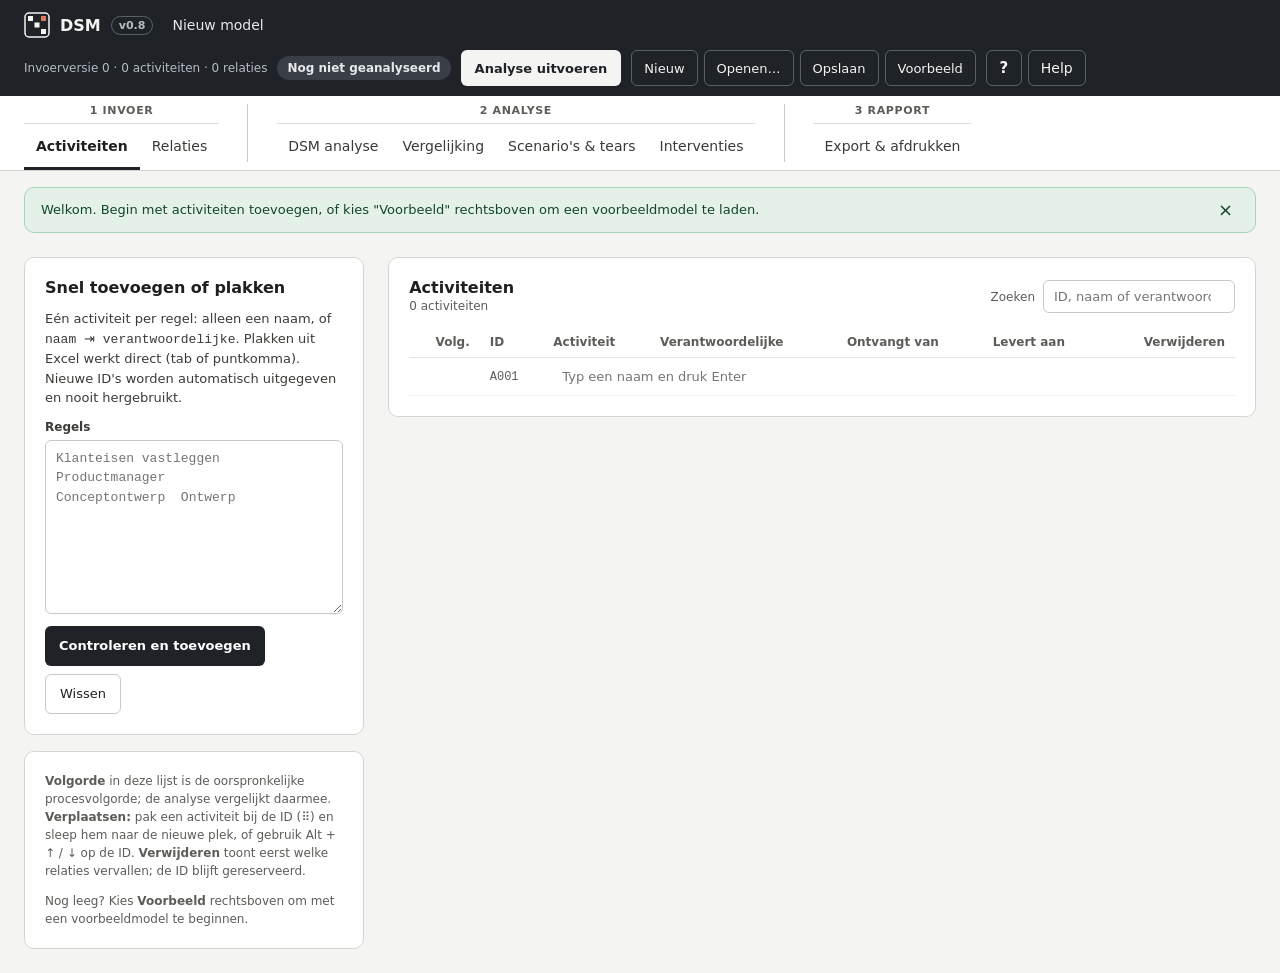
<file: index.html>
<!doctype html>
<html lang="nl">
<head>
<meta charset="utf-8">
<meta name="viewport" content="width=device-width, initial-scale=1">
<title>DSM</title>
<link rel="stylesheet" href="css/style.css?v=0.8">
</head>
<body>
<div class="vast-menu">
<header class="kop">
  <div class="kop-links">
    <svg width="26" height="26" viewBox="0 0 26 26" aria-hidden="true"><rect x="1" y="1" width="24" height="24" rx="4" fill="none" stroke="currentColor" stroke-width="1.5"></rect><rect x="4" y="4" width="5" height="5" fill="currentColor"></rect><rect x="10.5" y="10.5" width="5" height="5" fill="currentColor"></rect><rect x="17" y="17" width="5" height="5" fill="currentColor"></rect><rect x="17" y="4" width="5" height="5" fill="#E07A5F"></rect></svg>
    <span class="merk">DSM</span>
    <span class="versie" title="Versie van de DSM">v0.8</span>
    <label class="verborgen" for="modelnaam">Modelnaam</label>
    <input id="modelnaam" class="modelnaam" value="">
  </div>
  <div class="kop-rechts">
    <span id="meta" class="meta"></span>
    <span id="status" class="status"></span>
    <button id="knop-analyse" class="knop-licht">Analyse uitvoeren</button>
    <div class="bestand" role="group" aria-label="Bestand">
      <button data-actie="nieuw" class="knop-donker">Nieuw</button>
      <button data-actie="openen" class="knop-donker">Openen…</button>
      <button data-actie="opslaan" class="knop-donker">Opslaan</button>
      <button data-actie="voorbeeld" class="knop-donker">Voorbeeld</button>
    </div>
    <div class="bestand-help" role="group" aria-label="Help">
      <button id="knop-helpmodus" class="knop-donker knop-vraag" aria-pressed="false" title="Helpmodus: klik daarna op een onderdeel voor uitleg">?</button>
      <a class="knop-donker knop-link" href="help.html" target="dsm-help">Help</a>
    </div>
    <input id="bestandkiezer" type="file" accept=".xlsx,.json,application/json,application/vnd.openxmlformats-officedocument.spreadsheetml.sheet" hidden>
  </div>
</header>

<nav class="tabbalk" aria-label="Werkstappen">
  <div class="groep" role="group" aria-label="1 Invoer">
    <span class="groeplabel">1 Invoer</span>
    <div class="tabs"><button data-tab="activiteiten">Activiteiten</button><button data-tab="relaties">Relaties</button></div>
  </div>
  <span class="scheiding" aria-hidden="true"></span>
  <div class="groep" role="group" aria-label="2 Analyse">
    <span class="groeplabel">2 Analyse</span>
    <div class="tabs"><button data-tab="analyse">DSM analyse</button><button data-tab="vergelijking">Vergelijking</button><button data-tab="scenarios">Scenario's &amp; tears</button><button data-tab="interventies">Interventies</button></div>
  </div>
  <span class="scheiding" aria-hidden="true"></span>
  <div class="groep" role="group" aria-label="3 Rapport">
    <span class="groeplabel">3 Rapport</span>
    <div class="tabs"><button data-tab="rapport">Export &amp; afdrukken</button></div>
  </div>
</nav>
<div id="helpbalk" class="helpbalk" hidden><span><b>Helpmodus</b> — klik op een onderdeel om de uitleg te openen in een nieuw tabblad. <kbd>Esc</kbd> stopt.</span><button class="knop" data-help-stop>Helpmodus stoppen</button></div>
</div>

<div id="meldingen" class="meldingen" aria-live="polite"></div>
<main id="inhoud" class="inhoud"></main>

<script src="js/model.js?v=0.8"></script>
<script src="js/analyse.js?v=0.8"></script>
<script src="js/keuze.js?v=0.8"></script>
<script src="js/scenario.js?v=0.8"></script>
<script src="js/voorbeeld.js?v=0.8"></script>
<script src="js/xlsx.js?v=0.8"></script>
<script src="js/xlsxlezen.js?v=0.8"></script>
<script src="js/excelio.js?v=0.8"></script>
<script src="js/app.js?v=0.8"></script>
<script src="js/helpmodus.js?v=0.8"></script>
</body>
</html>
</file>
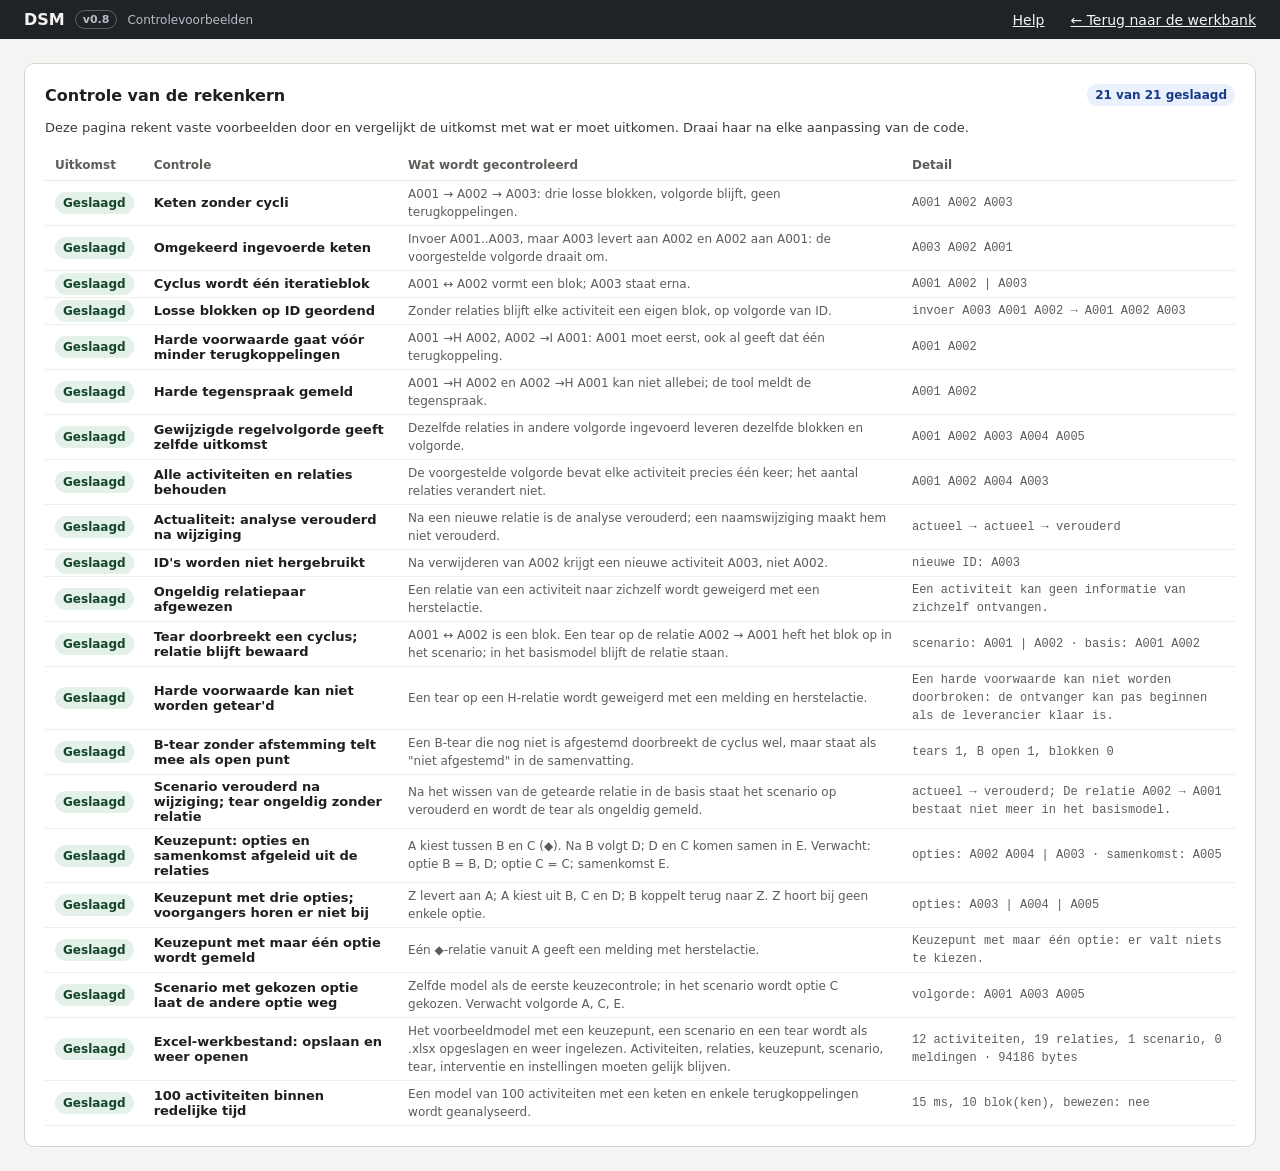
<file: controle.html>
<!doctype html>
<html lang="nl">
<head>
<meta charset="utf-8">
<meta name="viewport" content="width=device-width, initial-scale=1">
<title>DSM — controlevoorbeelden</title>
<link rel="stylesheet" href="css/style.css?v=0.8">
<style>.kop { position: sticky; top: 0; z-index: 50; }</style>
</head>
<body>
<header class="kop"><div class="kop-links"><span class="merk">DSM</span> <span class="versie">v0.8</span><span class="meta">Controlevoorbeelden</span></div><div class="kop-rechts"><a href="help.html#controlepagina" style="color:#F4F4F2;margin-right:16px">Help</a><a href="index.html" style="color:#F4F4F2">← Terug naar de werkbank</a></div></header>
<main class="inhoud">
  <section class="paneel breed">
    <div class="rij tussen"><h2>Controle van de rekenkern</h2><span id="samenvatting" class="label-info"></span></div>
    <p class="uitleg">Deze pagina rekent vaste voorbeelden door en vergelijkt de uitkomst met wat er moet uitkomen. Draai haar na elke aanpassing van de code.</p>
    <div class="tabelkader"><table class="lijst"><thead><tr><th>Uitkomst</th><th>Controle</th><th>Wat wordt gecontroleerd</th><th>Detail</th></tr></thead><tbody id="resultaten"></tbody></table></div>
  </section>
</main>
<script src="js/model.js?v=0.8"></script>
<script src="js/analyse.js?v=0.8"></script>
<script src="js/keuze.js?v=0.8"></script>
<script src="js/scenario.js?v=0.8"></script>
<script src="js/voorbeeld.js?v=0.8"></script>
<script src="js/xlsx.js?v=0.8"></script>
<script src="js/xlsxlezen.js?v=0.8"></script>
<script src="js/excelio.js?v=0.8"></script>
<script src="js/controle.js?v=0.8"></script>
<script>
(async () => {
  const res = await DSM.controle.draaiAlle();
  const esc = s => String(s).replace(/[&<>]/g, c => ({ '&': '&amp;', '<': '&lt;', '>': '&gt;' }[c]));
  document.getElementById('resultaten').innerHTML = res.map(r =>
    '<tr><td>' + (r.ok ? '<span class="label-ok">Geslaagd</span>' : '<span class="label-let" style="background:#FDF0EE;color:#7A1F12">Mislukt</span>') + '</td><td><b>' + esc(r.naam) + '</b></td><td class="klein">' + esc(r.uitleg) + '</td><td class="mono klein">' + esc(r.detail) + '</td></tr>').join('');
  const ok = res.filter(r => r.ok).length;
  document.getElementById('samenvatting').textContent = ok + ' van ' + res.length + ' geslaagd';
})();
</script>
</body>
</html>
</file>
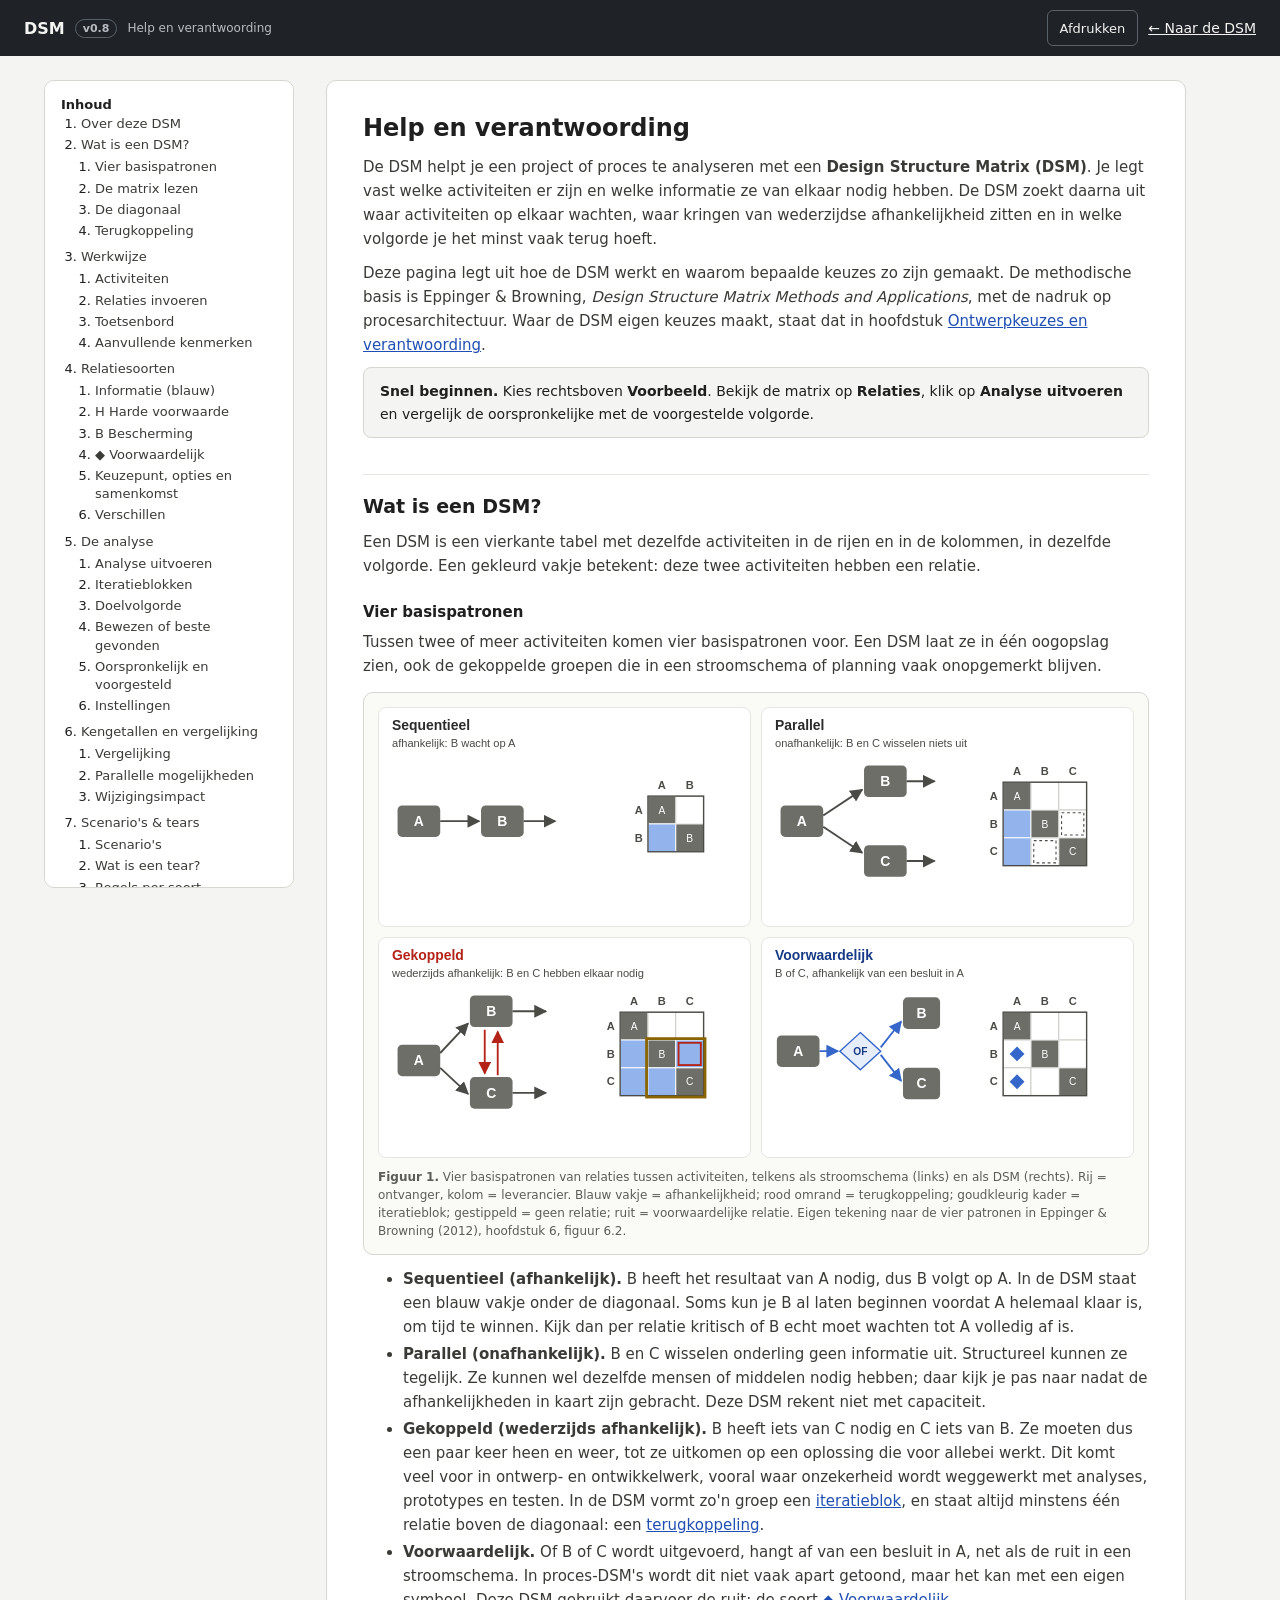
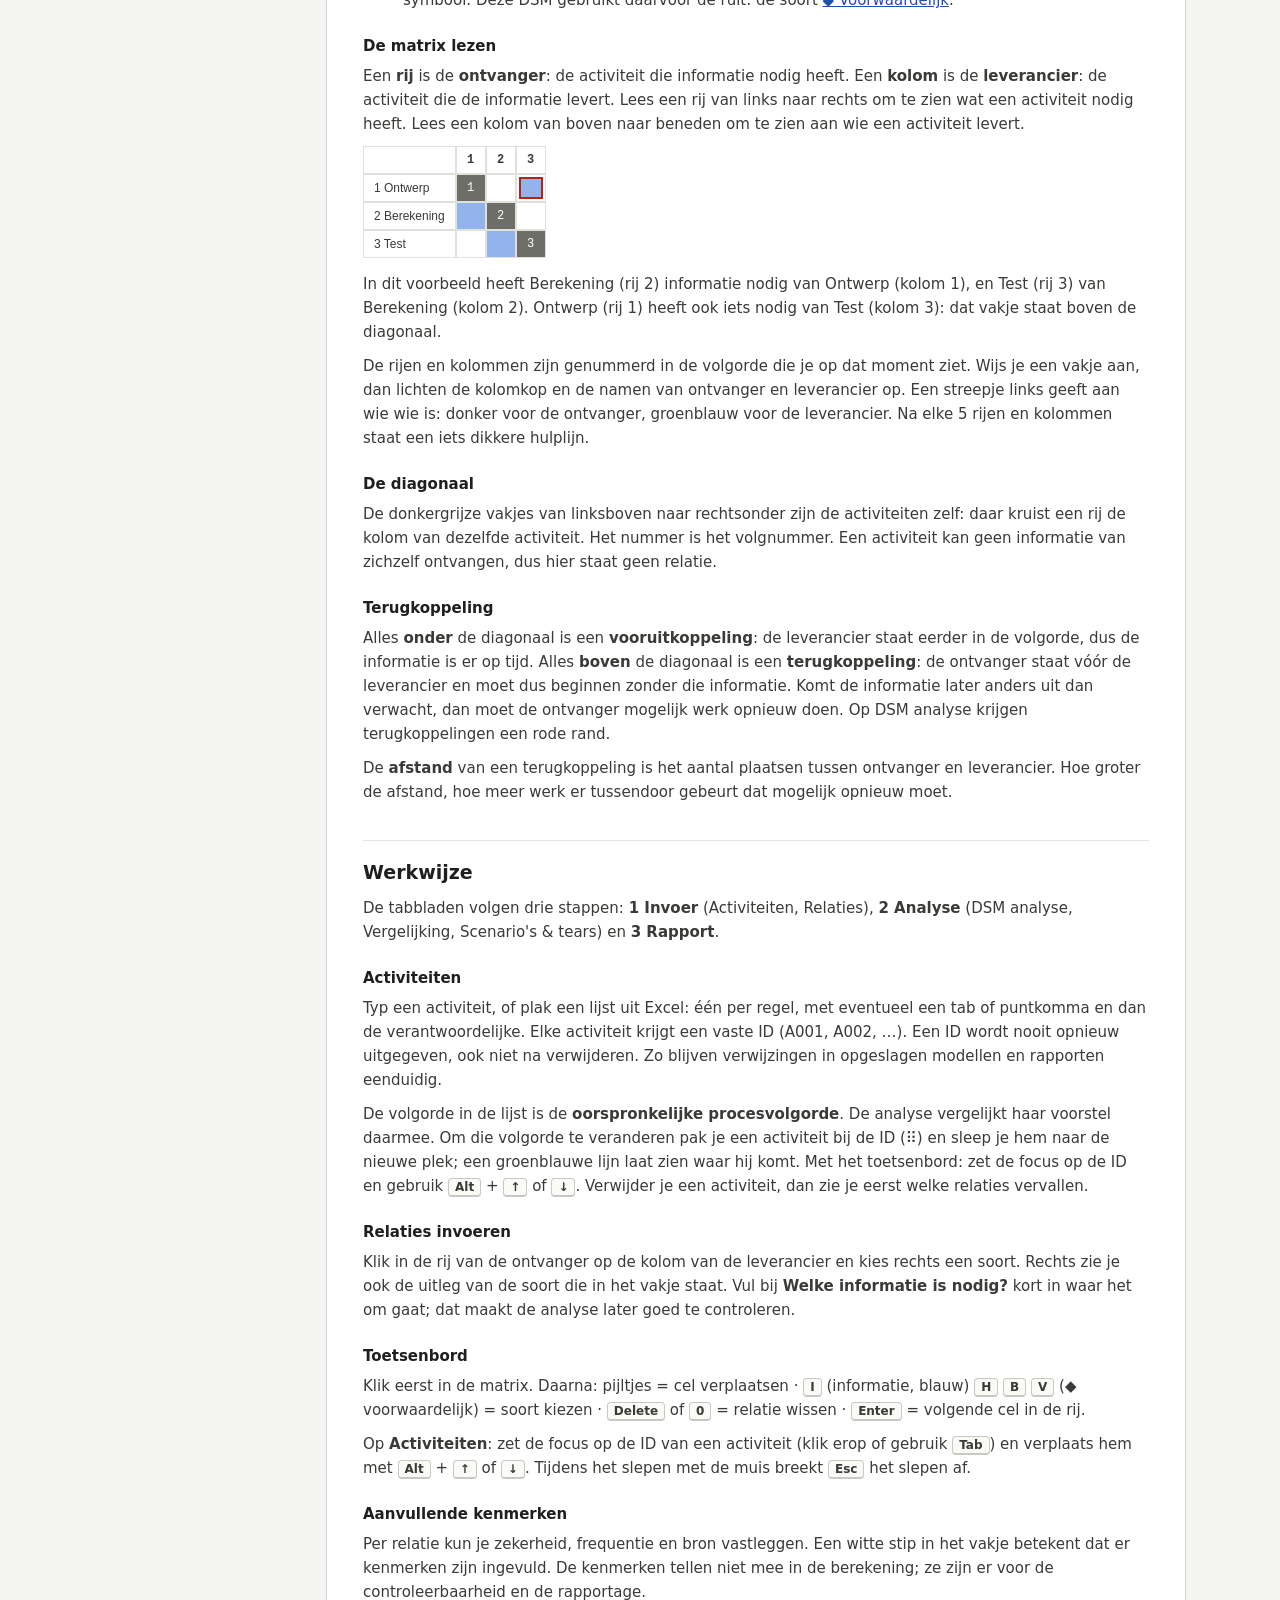
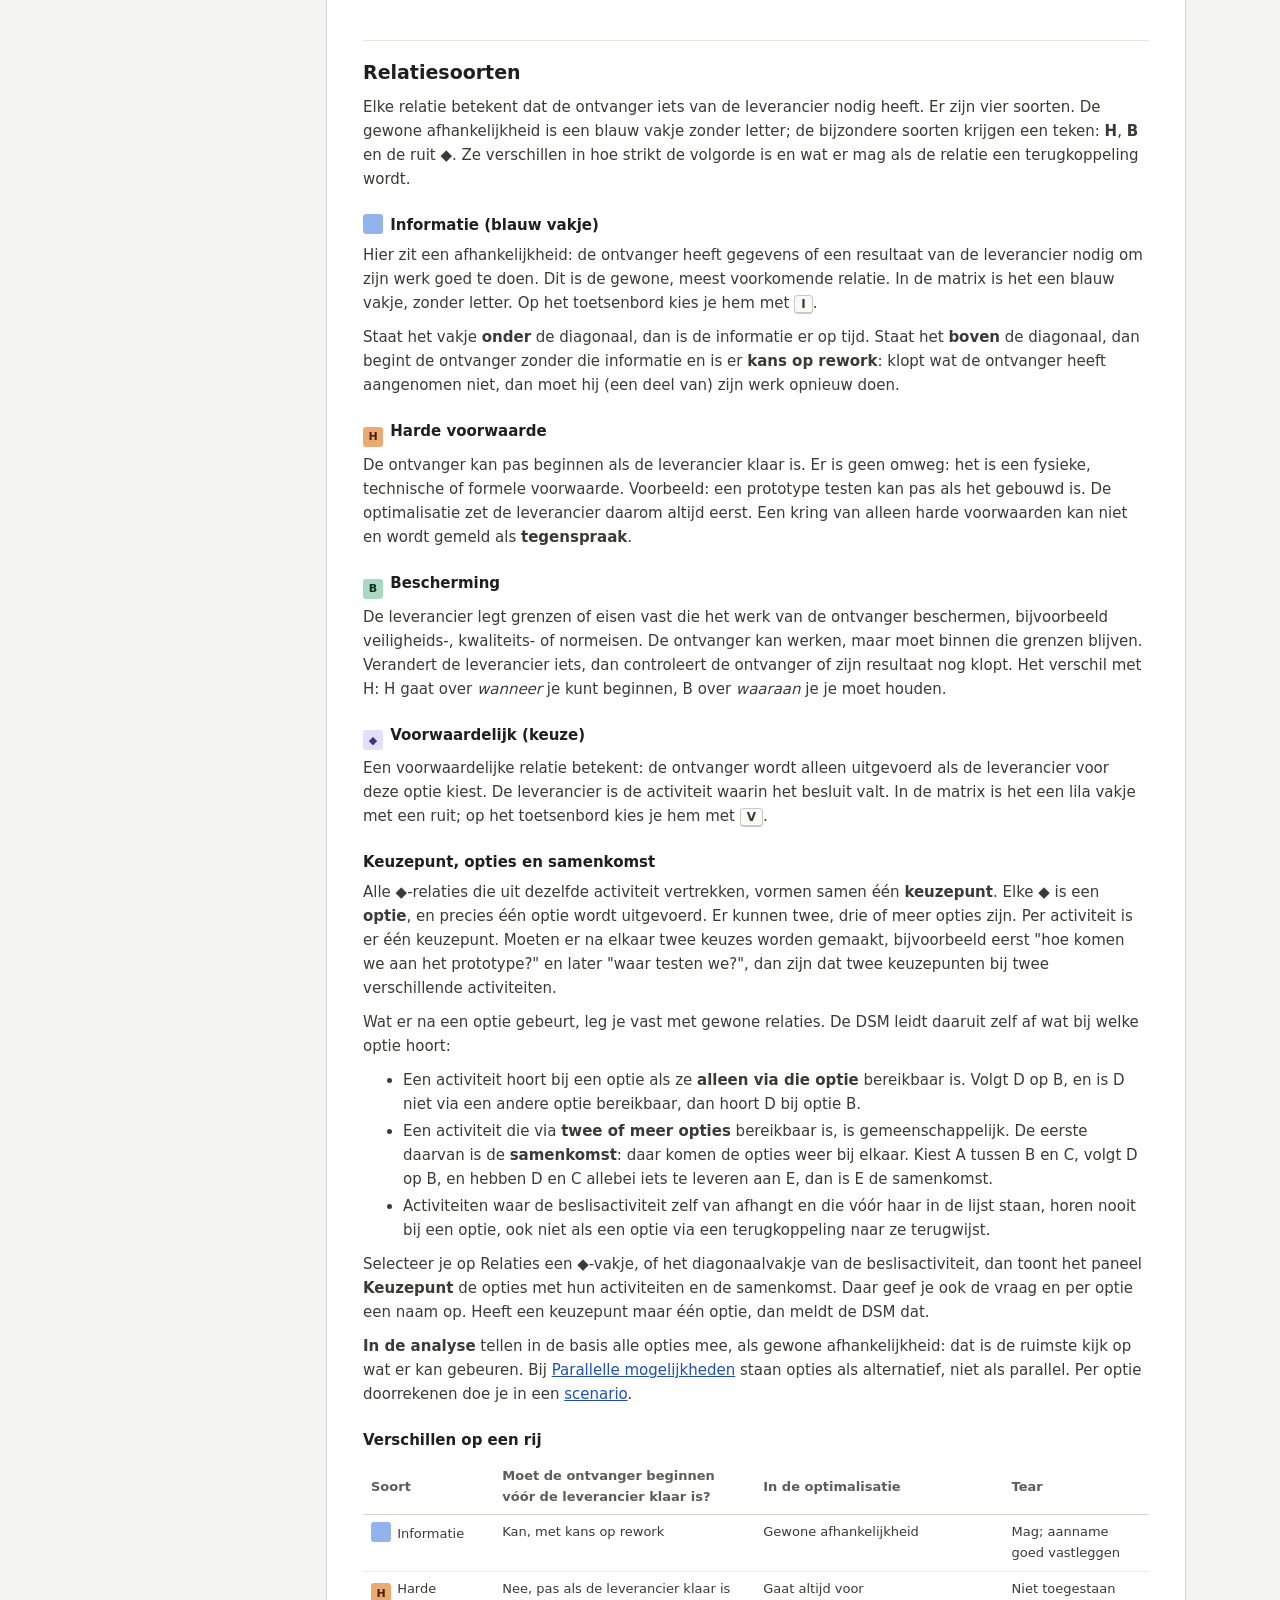
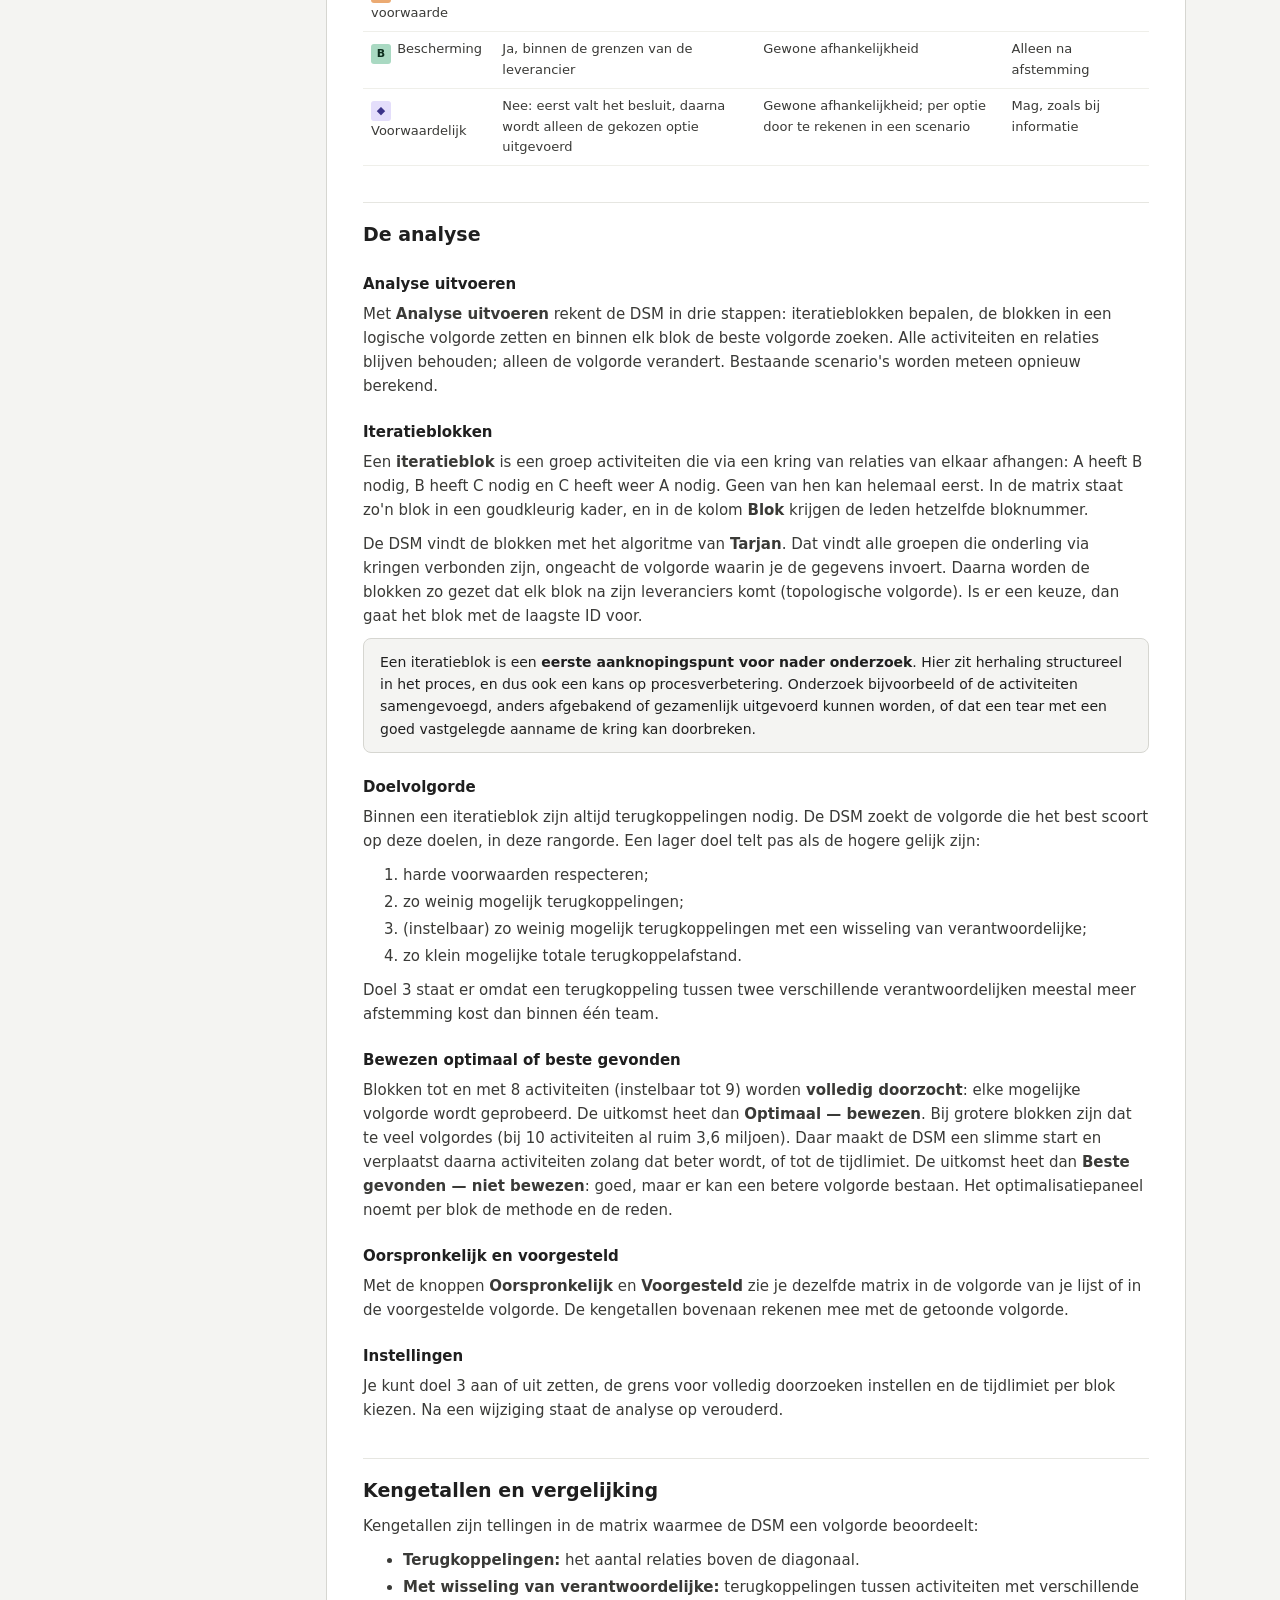
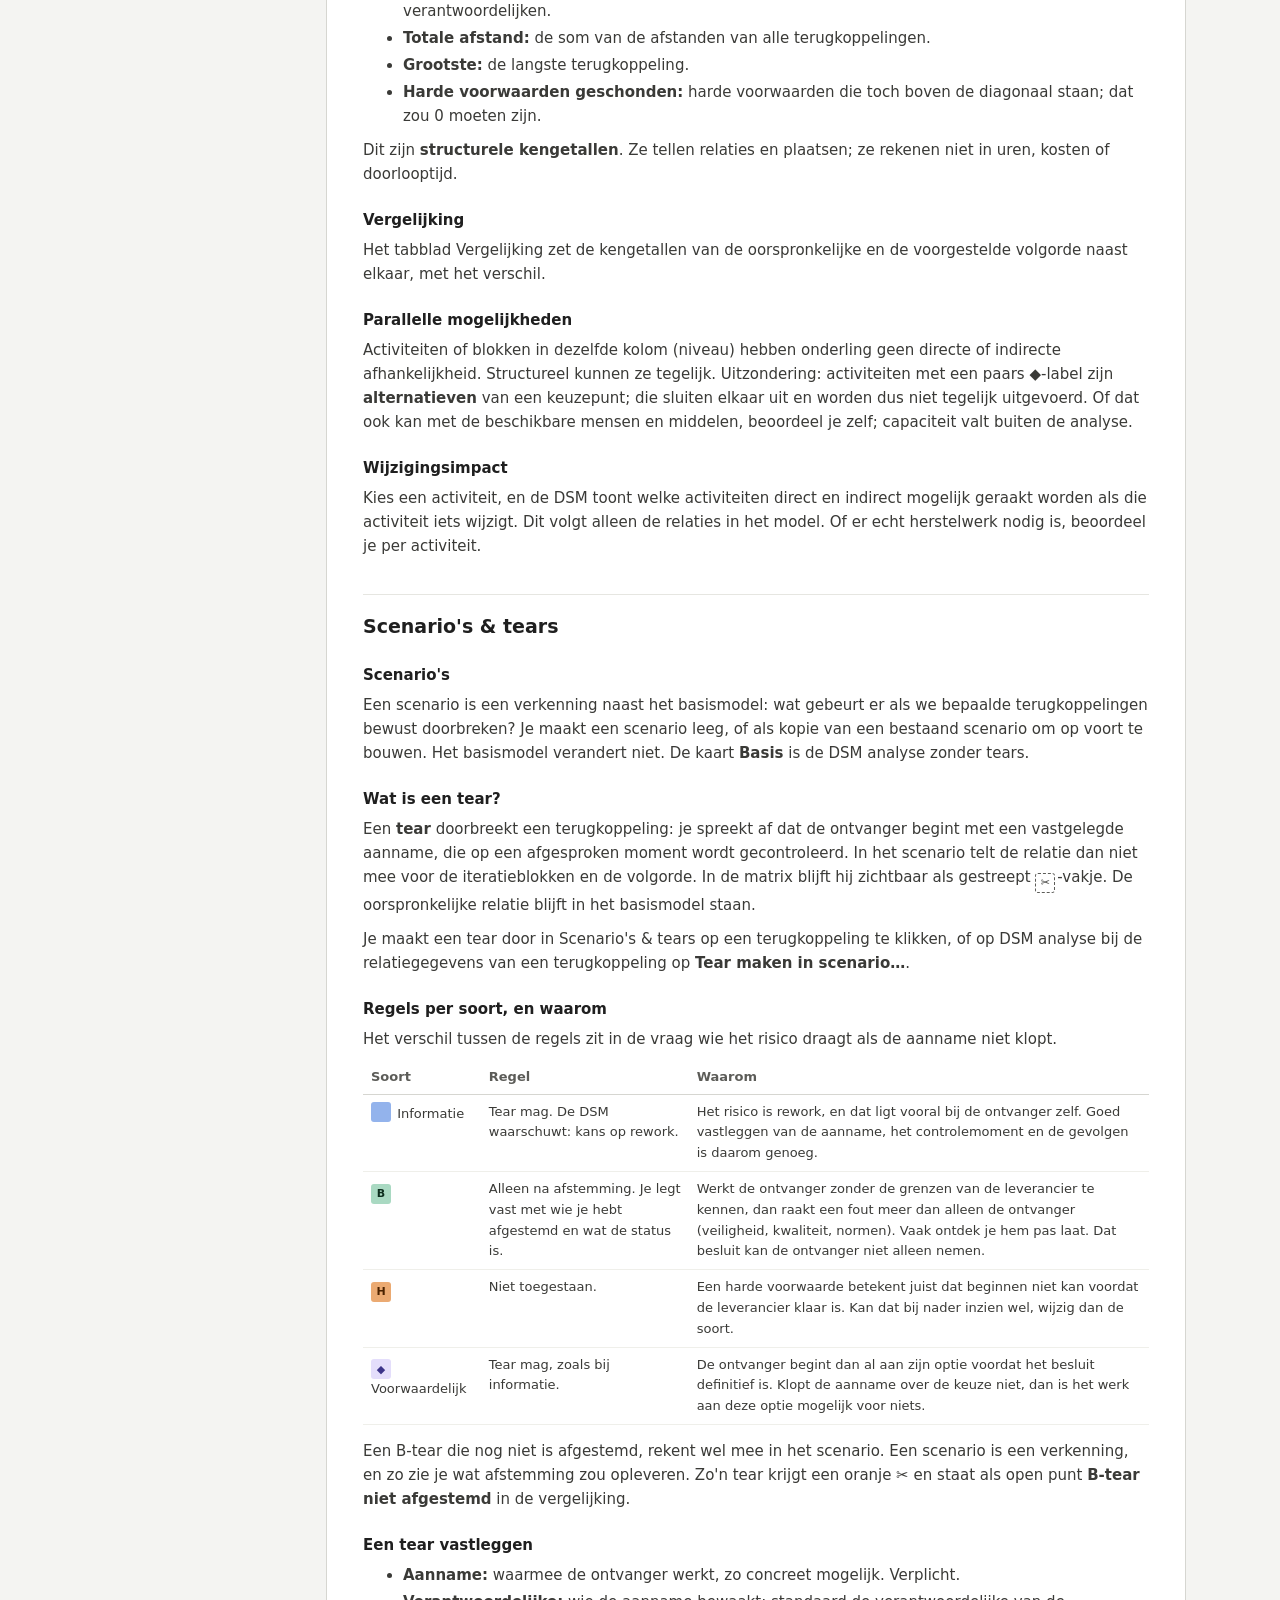
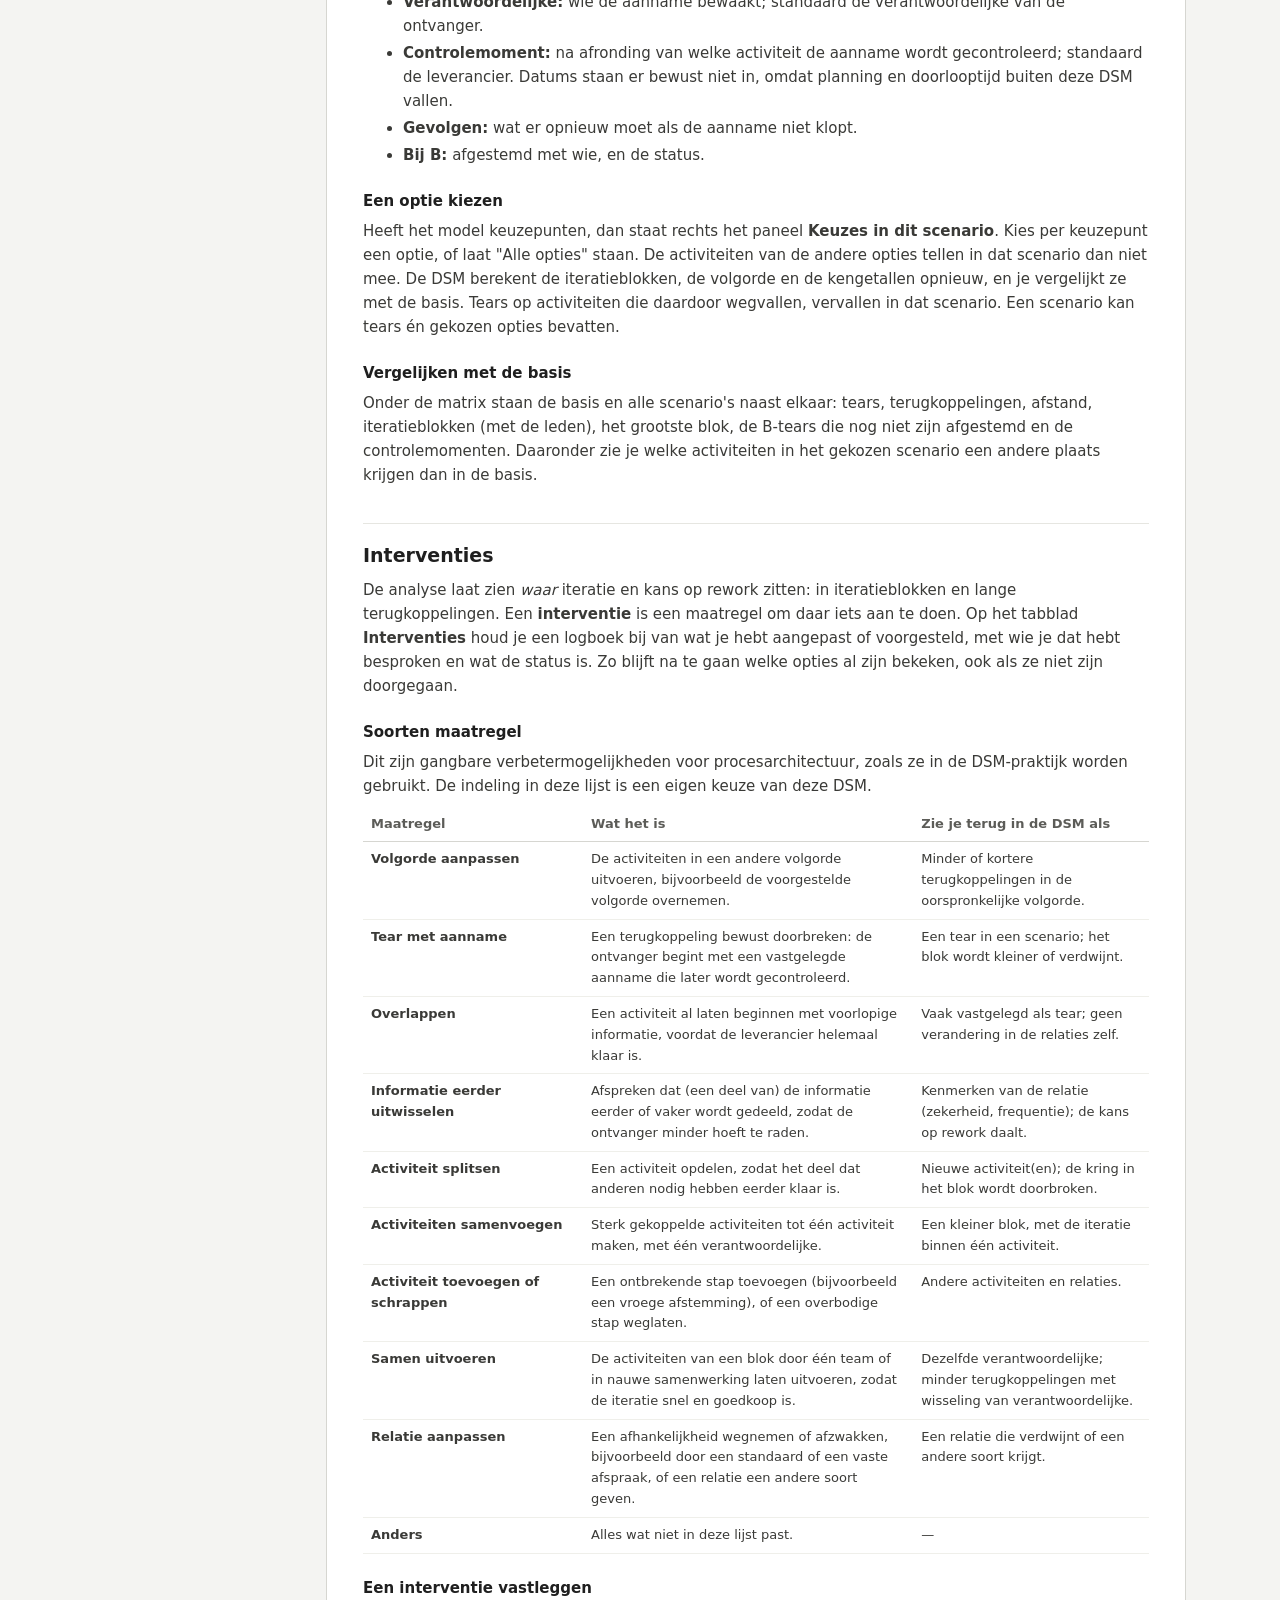
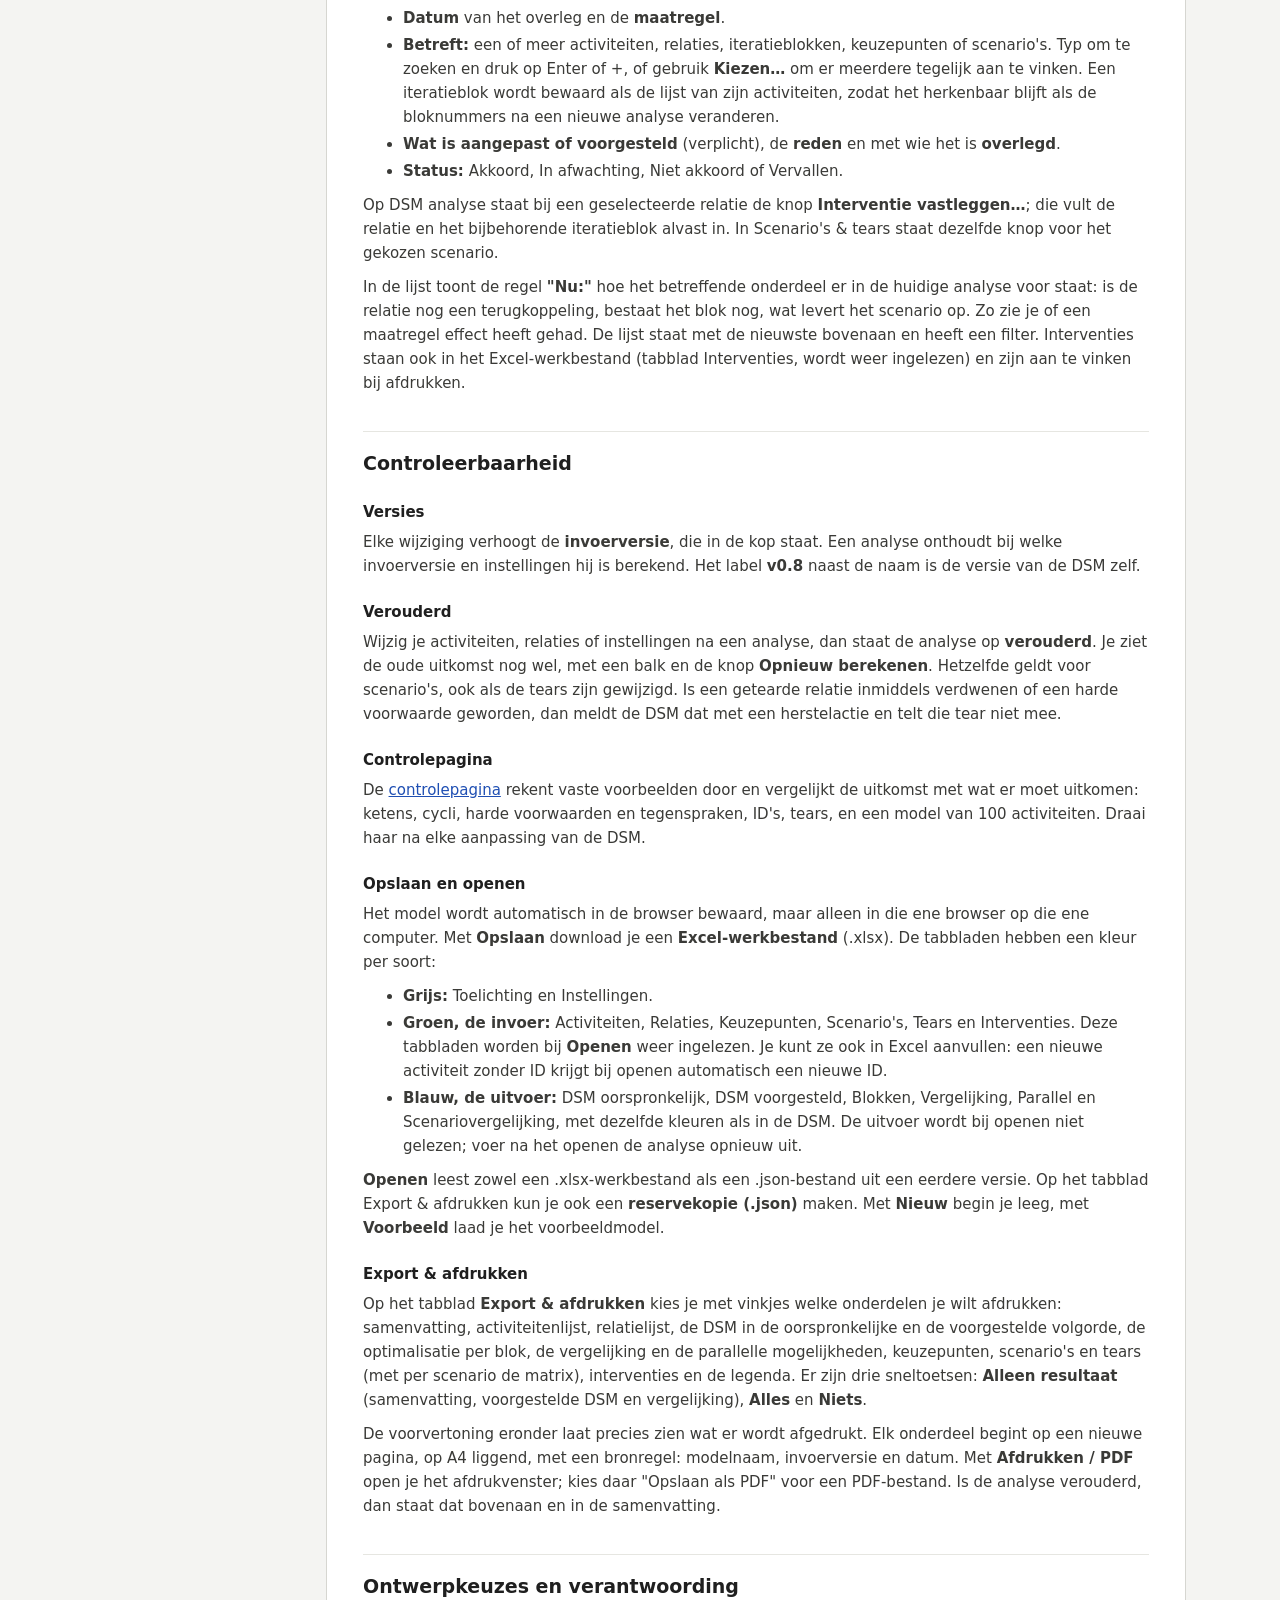
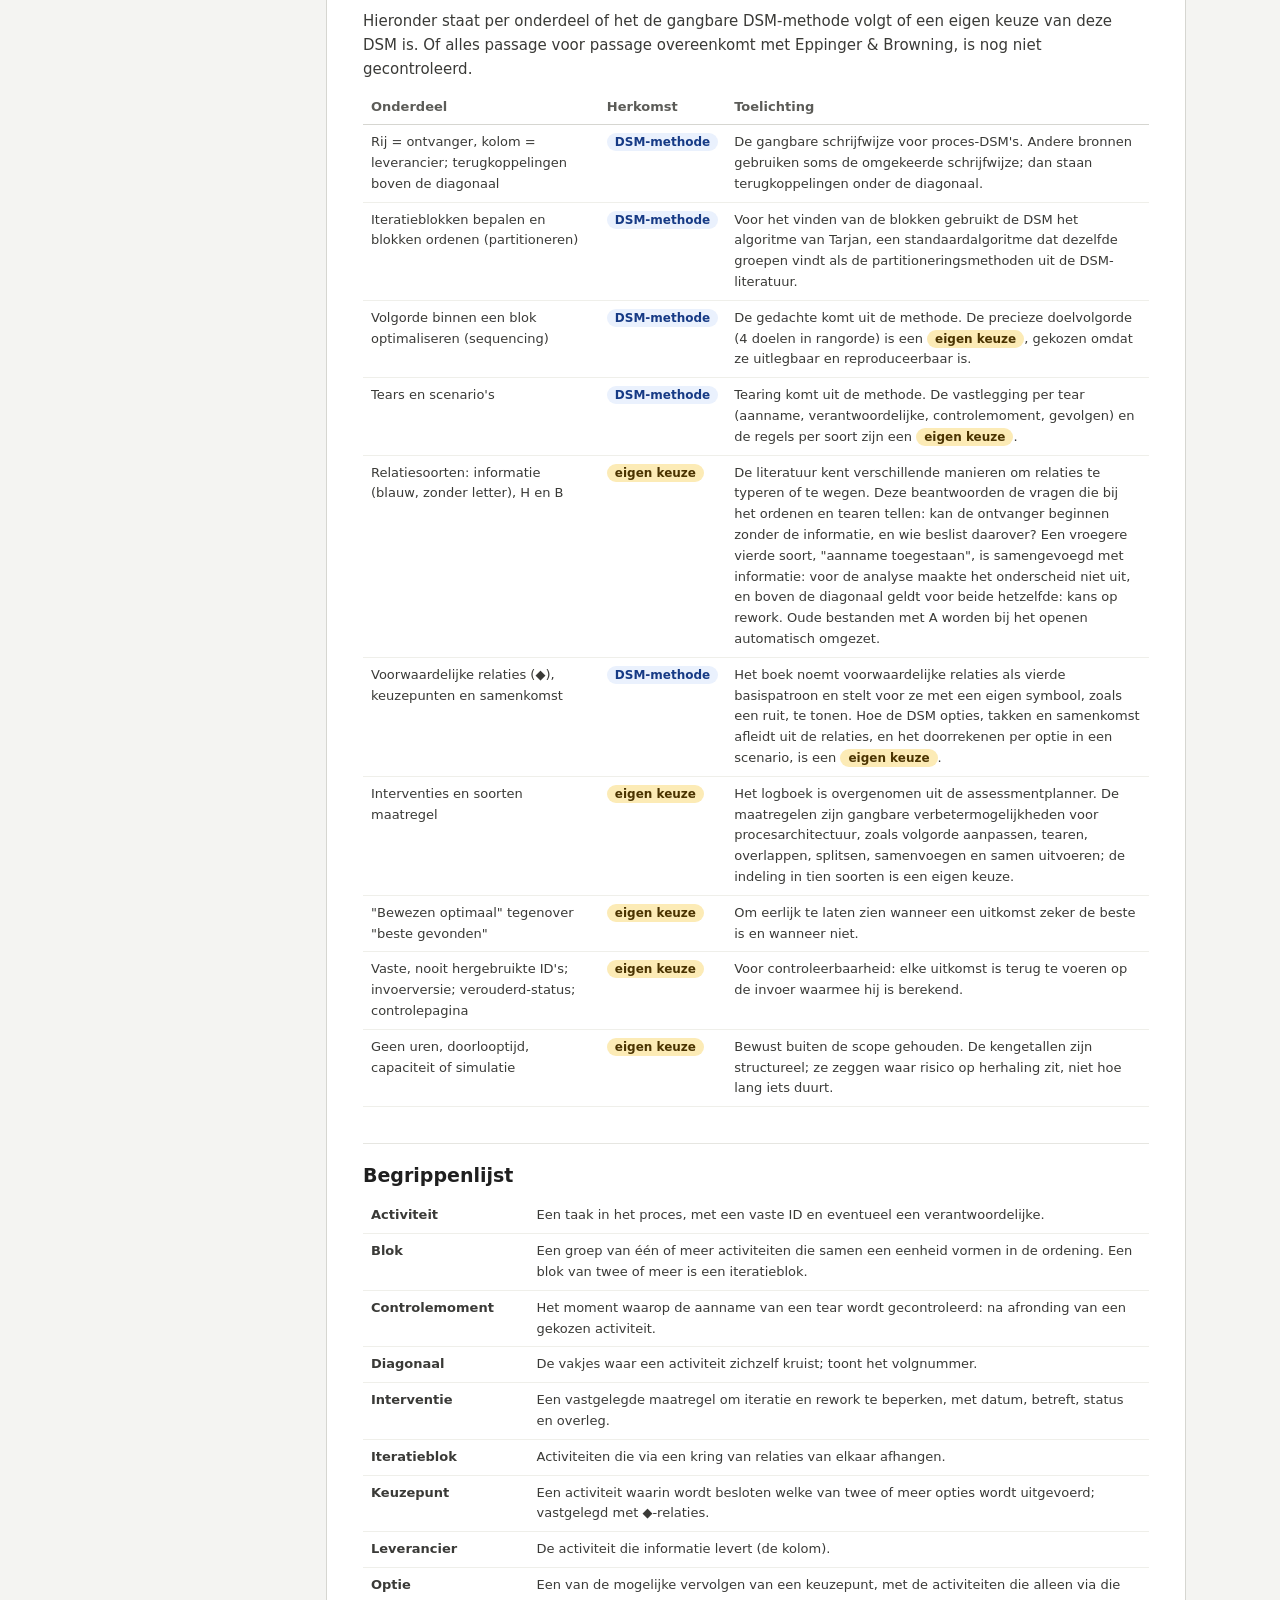
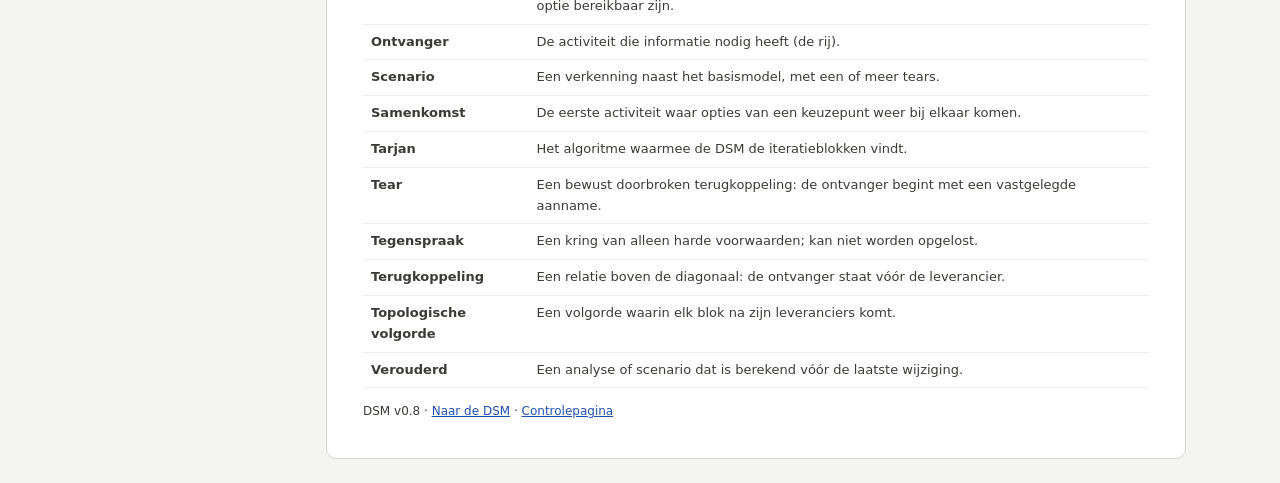
<file: help.html>
<!doctype html>
<html lang="nl">
<head>
<meta charset="utf-8">
<meta name="viewport" content="width=device-width, initial-scale=1">
<title>Help — DSM</title>
<link rel="stylesheet" href="css/style.css?v=0.8">
<style>
  .help { max-width: 1240px; margin: 0 auto; padding: 24px; display: grid; grid-template-columns: 250px minmax(0, 1fr); gap: 32px; align-items: start; }
  .kop { position: sticky; top: 0; z-index: 50; }
  .toc { position: sticky; top: 76px; max-height: calc(100vh - 92px); overflow: auto; background: var(--paneel); border: 1px solid var(--lijn); border-radius: 10px; padding: 16px; font-size: 13px; }
  .toc ol { margin: 0; padding-left: 20px; } .toc ol ol { padding-left: 14px; margin: 4px 0 8px; } .toc li { margin: 3px 0; line-height: 1.4; }
  .toc a { color: var(--tekst-2); text-decoration: none; } .toc a:hover { color: var(--tekst); text-decoration: underline; }
  .tekst { background: var(--paneel); border: 1px solid var(--lijn); border-radius: 10px; padding: 28px 36px; line-height: 1.6; font-size: 15px; max-width: 860px; }
  .tekst h1 { font-size: 24px; margin: 0 0 8px; }
  .tekst h2 { font-size: 19px; margin: 36px 0 8px; padding-top: 16px; border-top: 1px solid var(--lijn-licht); }
  .tekst h3 { font-size: 15px; margin: 22px 0 4px; }
  .tekst p, .tekst ul, .tekst ol { margin: 6px 0 10px; color: var(--tekst-2); }
  .tekst li { margin: 3px 0; }
  .tekst section, .tekst h2, .tekst h3, .tekst [id] { scroll-margin-top: 80px; }
  .tekst :target { background: #FFF4CC; box-shadow: 0 0 0 8px #FFF4CC; border-radius: 4px; transition: background 1.5s; }
  .tekst table { width: 100%; border-collapse: collapse; font-size: 13px; margin: 8px 0 14px; }
  .tekst th { text-align: left; color: var(--tekst-3); font-weight: 600; padding: 6px 8px; border-bottom: 1px solid var(--lijn); }
  .tekst td { padding: 7px 8px; border-bottom: 1px solid #EFEFEA; vertical-align: top; color: var(--tekst-2); }
  .kader { padding: 12px 16px; border-radius: 8px; background: #F4F4F2; border: 1px solid var(--lijn); font-size: 14px; margin: 10px 0; }
  .kader.let { background: #FFF7DE; border-color: #F2D58A; }
  .bron { font-size: 12px; font-weight: 600; padding: 2px 8px; border-radius: 999px; white-space: nowrap; }
  .bron.boek { background: #EAF1FD; color: #163A85; } .bron.eigen { background: #FCEBB6; color: #4A3300; }
  .mini { border-collapse: separate !important; border-spacing: 0; width: auto !important; font-family: "JetBrains Mono", Consolas, monospace; }
  .mini td, .mini th { width: 30px; height: 28px; padding: 0 !important; text-align: center !important; vertical-align: middle !important; border: 1px solid #E1E1DC !important; font-size: 12px; }
  .mini th { color: var(--tekst-2) !important; } .mini th.n { width: auto; white-space: nowrap; padding: 0 10px !important; text-align: left !important; font-family: Inter, "Segoe UI", sans-serif; font-weight: 400; }
  .mini .d { background: var(--diag); color: #fff; } .mini .i { background: var(--I); color: var(--I-t); font-weight: 700; } .mini .f { background: var(--I); color: var(--I-t); font-weight: 700; box-shadow: inset 0 0 0 2px #fff, inset 0 0 0 4px var(--fb); }
  .chip { vertical-align: -4px; margin-right: 2px; }
  .figuur { margin: 14px 0 12px; padding: 14px; border: 1px solid var(--lijn); border-radius: 10px; background: #FAFAF7; }
  .figuur-raster { display: grid; grid-template-columns: repeat(2, minmax(0, 1fr)); gap: 10px; }
  .figuur-raster svg { width: 100%; height: auto; background: #FFFFFF; border: 1px solid var(--lijn-licht); border-radius: 8px; }
  .figuur figcaption { font-size: 12px; color: var(--tekst-3); margin-top: 10px; line-height: 1.5; }
  @media (max-width: 700px) { .figuur-raster { grid-template-columns: 1fr; } }
  @media print { .figuur { break-inside: avoid; } }
  kbd { font-family: inherit; font-size: 12px; font-weight: 600; padding: 1px 6px; border: 1px solid #C9C9C4; border-bottom-width: 2px; border-radius: 4px; background: #FAFAF7; }
  @media (max-width: 900px) { .help { grid-template-columns: 1fr; } .toc { position: static; max-height: none; } }
  @media print { .toc, .kop { display: none !important; } .help { display: block; padding: 0; } .tekst { border: 0; padding: 0; max-width: none; } .tekst h2 { break-after: avoid; } }
</style>
</head>
<body>
<header class="kop"><div class="kop-links"><span class="merk">DSM</span> <span class="versie">v0.8</span><span class="meta">Help en verantwoording</span></div>
<div class="kop-rechts"><button class="knop-donker" onclick="window.print()">Afdrukken</button><a href="index.html" style="color:#F4F4F2">← Naar de DSM</a></div></header>

<div class="help">
<nav class="toc" aria-label="Inhoud">
<b>Inhoud</b>
<ol>
  <li><a href="#start">Over deze DSM</a></li>
  <li><a href="#dsm">Wat is een DSM?</a><ol><li><a href="#patronen">Vier basispatronen</a></li><li><a href="#matrix-lezen">De matrix lezen</a></li><li><a href="#diagonaal">De diagonaal</a></li><li><a href="#terugkoppeling">Terugkoppeling</a></li></ol></li>
  <li><a href="#werkwijze">Werkwijze</a><ol><li><a href="#activiteiten">Activiteiten</a></li><li><a href="#relaties">Relaties invoeren</a></li><li><a href="#toetsenbord">Toetsenbord</a></li><li><a href="#kenmerken">Aanvullende kenmerken</a></li></ol></li>
  <li><a href="#soorten">Relatiesoorten</a><ol><li><a href="#soort-I">Informatie (blauw)</a></li><li><a href="#soort-H">H Harde voorwaarde</a></li><li><a href="#soort-B">B Bescherming</a></li><li><a href="#soort-V">◆ Voorwaardelijk</a></li><li><a href="#keuzepunt">Keuzepunt, opties en samenkomst</a></li><li><a href="#soorten-vergelijking">Verschillen</a></li></ol></li>
  <li><a href="#analyse">De analyse</a><ol><li><a href="#analyse-uitvoeren">Analyse uitvoeren</a></li><li><a href="#iteratieblok">Iteratieblokken</a></li><li><a href="#doelvolgorde">Doelvolgorde</a></li><li><a href="#bewezen">Bewezen of beste gevonden</a></li><li><a href="#weergave">Oorspronkelijk en voorgesteld</a></li><li><a href="#instellingen">Instellingen</a></li></ol></li>
  <li><a href="#maten">Kengetallen en vergelijking</a><ol><li><a href="#vergelijking">Vergelijking</a></li><li><a href="#parallel">Parallelle mogelijkheden</a></li><li><a href="#impact">Wijzigingsimpact</a></li></ol></li>
  <li><a href="#tears">Scenario's &amp; tears</a><ol><li><a href="#scenarios">Scenario's</a></li><li><a href="#tear">Wat is een tear?</a></li><li><a href="#tear-regels">Regels per soort</a></li><li><a href="#tear-velden">Een tear vastleggen</a></li><li><a href="#keuze-scenario">Een optie kiezen</a></li><li><a href="#vergelijken-basis">Vergelijken met de basis</a></li></ol></li>
  <li><a href="#interventies">Interventies</a><ol><li><a href="#maatregelen">Soorten maatregel</a></li><li><a href="#interventie-vastleggen">Een interventie vastleggen</a></li></ol></li>
  <li><a href="#controleerbaarheid">Controleerbaarheid</a><ol><li><a href="#versies">Versies</a></li><li><a href="#verouderd">Verouderd</a></li><li><a href="#controlepagina">Controlepagina</a></li><li><a href="#opslaan">Opslaan en openen</a></li><li><a href="#rapport">Export &amp; afdrukken</a></li></ol></li>
  <li><a href="#keuzes">Ontwerpkeuzes en verantwoording</a></li>
  <li><a href="#begrippen">Begrippenlijst</a></li>
</ol>
<p class="klein" style="margin-top:12px">Tip: in de DSM zet <b>?</b> de helpmodus aan. Klik dan op een onderdeel om hier de uitleg te openen.</p>
</nav>

<main class="tekst">
<h1 id="start">Help en verantwoording</h1>
<p>De DSM helpt je een project of proces te analyseren met een <b>Design Structure Matrix (DSM)</b>. Je legt vast welke activiteiten er zijn en welke informatie ze van elkaar nodig hebben. De DSM zoekt daarna uit waar activiteiten op elkaar wachten, waar kringen van wederzijdse afhankelijkheid zitten en in welke volgorde je het minst vaak terug hoeft.</p>
<p>Deze pagina legt uit hoe de DSM werkt en waarom bepaalde keuzes zo zijn gemaakt. De methodische basis is Eppinger &amp; Browning, <i>Design Structure Matrix Methods and Applications</i>, met de nadruk op procesarchitectuur. Waar de DSM eigen keuzes maakt, staat dat in hoofdstuk <a href="#keuzes">Ontwerpkeuzes en verantwoording</a>.</p>
<div class="kader"><b>Snel beginnen.</b> Kies rechtsboven <b>Voorbeeld</b>. Bekijk de matrix op <b>Relaties</b>, klik op <b>Analyse uitvoeren</b> en vergelijk de oorspronkelijke met de voorgestelde volgorde.</div>

<h2 id="dsm">Wat is een DSM?</h2>
<p>Een DSM is een vierkante tabel met dezelfde activiteiten in de rijen en in de kolommen, in dezelfde volgorde. Een gekleurd vakje betekent: deze twee activiteiten hebben een relatie.</p>
<h3 id="patronen">Vier basispatronen</h3>
<p>Tussen twee of meer activiteiten komen vier basispatronen voor. Een DSM laat ze in één oogopslag zien, ook de gekoppelde groepen die in een stroomschema of planning vaak onopgemerkt blijven.</p>
<figure class="figuur" id="figuur-patronen">
<div class="figuur-raster">
<svg viewBox="0 0 400 236" role="img" aria-label="Sequentieel afhankelijk: B wacht op A" xmlns="http://www.w3.org/2000/svg" font-family="Inter, Segoe UI, sans-serif"><defs><marker id="p" viewBox="0 0 10 10" refX="9" refY="5" markerWidth="7" markerHeight="7" orient="auto"><path d="M0 0 L10 5 L0 10 z" fill="#4A4A46"/></marker><marker id="r" viewBox="0 0 10 10" refX="9" refY="5" markerWidth="7" markerHeight="7" orient="auto"><path d="M0 0 L10 5 L0 10 z" fill="#B42318"/></marker><marker id="b" viewBox="0 0 10 10" refX="9" refY="5" markerWidth="7" markerHeight="7" orient="auto"><path d="M0 0 L10 5 L0 10 z" fill="#3566C9"/></marker></defs><text x="14" y="24" font-size="15" font-weight="700" fill="#2B2B2B">Sequentieel</text><text x="14" y="42" font-size="12" fill="#4A4A46">afhankelijk: B wacht op A</text><rect x="20" y="105" width="46" height="34" rx="5" fill="#6E6E69"/><text x="43.0" y="127.0" text-anchor="middle" font-size="15" font-weight="700" fill="#fff">A</text><line x1="66" y1="122" x2="108" y2="122" stroke="#4A4A46" stroke-width="2" marker-end="url(#p)"/><rect x="110" y="105" width="46" height="34" rx="5" fill="#6E6E69"/><text x="133.0" y="127.0" text-anchor="middle" font-size="15" font-weight="700" fill="#fff">B</text><line x1="156" y1="122" x2="190" y2="122" stroke="#4A4A46" stroke-width="2" marker-end="url(#p)"/><text x="305.0" y="87" text-anchor="middle" font-size="12" font-weight="700" fill="#4A4A46">A</text><text x="335.0" y="87" text-anchor="middle" font-size="12" font-weight="700" fill="#4A4A46">B</text><text x="280" y="114.0" text-anchor="middle" font-size="12" font-weight="700" fill="#4A4A46">A</text><text x="280" y="144.0" text-anchor="middle" font-size="12" font-weight="700" fill="#4A4A46">B</text><rect x="290" y="95" width="30" height="30" fill="#6E6E69" stroke="#fff"/><text x="305.0" y="114.0" text-anchor="middle" font-size="11" fill="#fff">A</text><rect x="320" y="95" width="30" height="30" fill="#fff" stroke="#C9C9C4"/><rect x="290" y="125" width="30" height="30" fill="#93B3EC" stroke="#fff"/><rect x="320" y="125" width="30" height="30" fill="#6E6E69" stroke="#fff"/><text x="335.0" y="144.0" text-anchor="middle" font-size="11" fill="#fff">B</text><rect x="290" y="95" width="60" height="60" fill="none" stroke="#4A4A46" stroke-width="1.5"/></svg>
<svg viewBox="0 0 400 236" role="img" aria-label="Parallel onafhankelijk: B en C wisselen niets uit" xmlns="http://www.w3.org/2000/svg" font-family="Inter, Segoe UI, sans-serif"><defs><marker id="p" viewBox="0 0 10 10" refX="9" refY="5" markerWidth="7" markerHeight="7" orient="auto"><path d="M0 0 L10 5 L0 10 z" fill="#4A4A46"/></marker><marker id="r" viewBox="0 0 10 10" refX="9" refY="5" markerWidth="7" markerHeight="7" orient="auto"><path d="M0 0 L10 5 L0 10 z" fill="#B42318"/></marker><marker id="b" viewBox="0 0 10 10" refX="9" refY="5" markerWidth="7" markerHeight="7" orient="auto"><path d="M0 0 L10 5 L0 10 z" fill="#3566C9"/></marker></defs><text x="14" y="24" font-size="15" font-weight="700" fill="#2B2B2B">Parallel</text><text x="14" y="42" font-size="12" fill="#4A4A46">onafhankelijk: B en C wisselen niets uit</text><rect x="20" y="105" width="46" height="34" rx="5" fill="#6E6E69"/><text x="43.0" y="127.0" text-anchor="middle" font-size="15" font-weight="700" fill="#fff">A</text><line x1="66" y1="116" x2="108" y2="88" stroke="#4A4A46" stroke-width="2" marker-end="url(#p)"/><line x1="66" y1="128" x2="108" y2="156" stroke="#4A4A46" stroke-width="2" marker-end="url(#p)"/><rect x="110" y="62" width="46" height="34" rx="5" fill="#6E6E69"/><text x="133.0" y="84.0" text-anchor="middle" font-size="15" font-weight="700" fill="#fff">B</text><rect x="110" y="148" width="46" height="34" rx="5" fill="#6E6E69"/><text x="133.0" y="170.0" text-anchor="middle" font-size="15" font-weight="700" fill="#fff">C</text><line x1="156" y1="79" x2="186" y2="79" stroke="#4A4A46" stroke-width="2" marker-end="url(#p)"/><line x1="156" y1="165" x2="186" y2="165" stroke="#4A4A46" stroke-width="2" marker-end="url(#p)"/><text x="275.0" y="72" text-anchor="middle" font-size="12" font-weight="700" fill="#4A4A46">A</text><text x="305.0" y="72" text-anchor="middle" font-size="12" font-weight="700" fill="#4A4A46">B</text><text x="335.0" y="72" text-anchor="middle" font-size="12" font-weight="700" fill="#4A4A46">C</text><text x="250" y="99.0" text-anchor="middle" font-size="12" font-weight="700" fill="#4A4A46">A</text><text x="250" y="129.0" text-anchor="middle" font-size="12" font-weight="700" fill="#4A4A46">B</text><text x="250" y="159.0" text-anchor="middle" font-size="12" font-weight="700" fill="#4A4A46">C</text><rect x="260" y="80" width="30" height="30" fill="#6E6E69" stroke="#fff"/><text x="275.0" y="99.0" text-anchor="middle" font-size="11" fill="#fff">A</text><rect x="290" y="80" width="30" height="30" fill="#fff" stroke="#C9C9C4"/><rect x="320" y="80" width="30" height="30" fill="#fff" stroke="#C9C9C4"/><rect x="260" y="110" width="30" height="30" fill="#93B3EC" stroke="#fff"/><rect x="290" y="110" width="30" height="30" fill="#6E6E69" stroke="#fff"/><text x="305.0" y="129.0" text-anchor="middle" font-size="11" fill="#fff">B</text><rect x="320" y="110" width="30" height="30" fill="#fff" stroke="#C9C9C4"/><rect x="323" y="113" width="24" height="24" fill="none" stroke="#4A4A46" stroke-width="1.2" stroke-dasharray="3 3"/><rect x="260" y="140" width="30" height="30" fill="#93B3EC" stroke="#fff"/><rect x="290" y="140" width="30" height="30" fill="#fff" stroke="#C9C9C4"/><rect x="293" y="143" width="24" height="24" fill="none" stroke="#4A4A46" stroke-width="1.2" stroke-dasharray="3 3"/><rect x="320" y="140" width="30" height="30" fill="#6E6E69" stroke="#fff"/><text x="335.0" y="159.0" text-anchor="middle" font-size="11" fill="#fff">C</text><rect x="260" y="80" width="90" height="90" fill="none" stroke="#4A4A46" stroke-width="1.5"/></svg>
<svg viewBox="0 0 400 236" role="img" aria-label="Gekoppeld wederzijds afhankelijk: B en C hebben elkaar nodig" xmlns="http://www.w3.org/2000/svg" font-family="Inter, Segoe UI, sans-serif"><defs><marker id="p" viewBox="0 0 10 10" refX="9" refY="5" markerWidth="7" markerHeight="7" orient="auto"><path d="M0 0 L10 5 L0 10 z" fill="#4A4A46"/></marker><marker id="r" viewBox="0 0 10 10" refX="9" refY="5" markerWidth="7" markerHeight="7" orient="auto"><path d="M0 0 L10 5 L0 10 z" fill="#B42318"/></marker><marker id="b" viewBox="0 0 10 10" refX="9" refY="5" markerWidth="7" markerHeight="7" orient="auto"><path d="M0 0 L10 5 L0 10 z" fill="#3566C9"/></marker></defs><text x="14" y="24" font-size="15" font-weight="700" fill="#B42318">Gekoppeld</text><text x="14" y="42" font-size="12" fill="#4A4A46">wederzijds afhankelijk: B en C hebben elkaar nodig</text><rect x="20" y="115" width="46" height="34" rx="5" fill="#6E6E69"/><text x="43.0" y="137.0" text-anchor="middle" font-size="15" font-weight="700" fill="#fff">A</text><line x1="66" y1="124" x2="96" y2="92" stroke="#4A4A46" stroke-width="2" marker-end="url(#p)"/><line x1="66" y1="140" x2="96" y2="168" stroke="#4A4A46" stroke-width="2" marker-end="url(#p)"/><rect x="98" y="62" width="46" height="34" rx="5" fill="#6E6E69"/><text x="121.0" y="84.0" text-anchor="middle" font-size="15" font-weight="700" fill="#fff">B</text><rect x="98" y="150" width="46" height="34" rx="5" fill="#6E6E69"/><text x="121.0" y="172.0" text-anchor="middle" font-size="15" font-weight="700" fill="#fff">C</text><line x1="114" y1="99" x2="114" y2="146" stroke="#B42318" stroke-width="2" marker-end="url(#r)"/><line x1="128" y1="148" x2="128" y2="101" stroke="#B42318" stroke-width="2" marker-end="url(#r)"/><line x1="144" y1="79" x2="180" y2="79" stroke="#4A4A46" stroke-width="2" marker-end="url(#p)"/><line x1="144" y1="167" x2="180" y2="167" stroke="#4A4A46" stroke-width="2" marker-end="url(#p)"/><text x="275.0" y="72" text-anchor="middle" font-size="12" font-weight="700" fill="#4A4A46">A</text><text x="305.0" y="72" text-anchor="middle" font-size="12" font-weight="700" fill="#4A4A46">B</text><text x="335.0" y="72" text-anchor="middle" font-size="12" font-weight="700" fill="#4A4A46">C</text><text x="250" y="99.0" text-anchor="middle" font-size="12" font-weight="700" fill="#4A4A46">A</text><text x="250" y="129.0" text-anchor="middle" font-size="12" font-weight="700" fill="#4A4A46">B</text><text x="250" y="159.0" text-anchor="middle" font-size="12" font-weight="700" fill="#4A4A46">C</text><rect x="290" y="110" width="60" height="60" fill="#FCF0C6"/><rect x="260" y="80" width="30" height="30" fill="#6E6E69" stroke="#fff"/><text x="275.0" y="99.0" text-anchor="middle" font-size="11" fill="#fff">A</text><rect x="290" y="80" width="30" height="30" fill="#fff" stroke="#C9C9C4"/><rect x="320" y="80" width="30" height="30" fill="#fff" stroke="#C9C9C4"/><rect x="260" y="110" width="30" height="30" fill="#93B3EC" stroke="#fff"/><rect x="290" y="110" width="30" height="30" fill="#6E6E69" stroke="#fff"/><text x="305.0" y="129.0" text-anchor="middle" font-size="11" fill="#fff">B</text><rect x="320" y="110" width="30" height="30" fill="#93B3EC" stroke="#fff"/><rect x="323" y="113" width="24" height="24" fill="none" stroke="#B42318" stroke-width="2"/><rect x="260" y="140" width="30" height="30" fill="#93B3EC" stroke="#fff"/><rect x="290" y="140" width="30" height="30" fill="#93B3EC" stroke="#fff"/><rect x="320" y="140" width="30" height="30" fill="#6E6E69" stroke="#fff"/><text x="335.0" y="159.0" text-anchor="middle" font-size="11" fill="#fff">C</text><rect x="260" y="80" width="90" height="90" fill="none" stroke="#4A4A46" stroke-width="1.5"/><rect x="288.5" y="108.5" width="63" height="63" fill="none" stroke="#8A6400" stroke-width="3"/></svg>
<svg viewBox="0 0 400 236" role="img" aria-label="Voorwaardelijk B of C, afhankelijk van een besluit in A" xmlns="http://www.w3.org/2000/svg" font-family="Inter, Segoe UI, sans-serif"><defs><marker id="p" viewBox="0 0 10 10" refX="9" refY="5" markerWidth="7" markerHeight="7" orient="auto"><path d="M0 0 L10 5 L0 10 z" fill="#4A4A46"/></marker><marker id="r" viewBox="0 0 10 10" refX="9" refY="5" markerWidth="7" markerHeight="7" orient="auto"><path d="M0 0 L10 5 L0 10 z" fill="#B42318"/></marker><marker id="b" viewBox="0 0 10 10" refX="9" refY="5" markerWidth="7" markerHeight="7" orient="auto"><path d="M0 0 L10 5 L0 10 z" fill="#3566C9"/></marker></defs><text x="14" y="24" font-size="15" font-weight="700" fill="#163A85">Voorwaardelijk</text><text x="14" y="42" font-size="12" fill="#4A4A46">B of C, afhankelijk van een besluit in A</text><rect x="16" y="105" width="46" height="34" rx="5" fill="#6E6E69"/><text x="39.0" y="127.0" text-anchor="middle" font-size="15" font-weight="700" fill="#fff">A</text><line x1="62" y1="122" x2="82" y2="122" stroke="#3566C9" stroke-width="2" marker-end="url(#b)"/><path d="M106 102 L128 122 L106 142 L84 122 Z" fill="#E6EEFB" stroke="#3566C9" stroke-width="1.5"/><text x="106" y="126" text-anchor="middle" font-size="11" font-weight="700" fill="#163A85">OF</text><line x1="128" y1="118" x2="150" y2="90" stroke="#3566C9" stroke-width="2" marker-end="url(#b)"/><line x1="128" y1="126" x2="150" y2="154" stroke="#3566C9" stroke-width="2" marker-end="url(#b)"/><rect x="152" y="64" width="40" height="34" rx="5" fill="#6E6E69"/><text x="172.0" y="86.0" text-anchor="middle" font-size="15" font-weight="700" fill="#fff">B</text><rect x="152" y="140" width="40" height="34" rx="5" fill="#6E6E69"/><text x="172.0" y="162.0" text-anchor="middle" font-size="15" font-weight="700" fill="#fff">C</text><text x="275.0" y="72" text-anchor="middle" font-size="12" font-weight="700" fill="#4A4A46">A</text><text x="305.0" y="72" text-anchor="middle" font-size="12" font-weight="700" fill="#4A4A46">B</text><text x="335.0" y="72" text-anchor="middle" font-size="12" font-weight="700" fill="#4A4A46">C</text><text x="250" y="99.0" text-anchor="middle" font-size="12" font-weight="700" fill="#4A4A46">A</text><text x="250" y="129.0" text-anchor="middle" font-size="12" font-weight="700" fill="#4A4A46">B</text><text x="250" y="159.0" text-anchor="middle" font-size="12" font-weight="700" fill="#4A4A46">C</text><rect x="260" y="80" width="30" height="30" fill="#6E6E69" stroke="#fff"/><text x="275.0" y="99.0" text-anchor="middle" font-size="11" fill="#fff">A</text><rect x="290" y="80" width="30" height="30" fill="#fff" stroke="#C9C9C4"/><rect x="320" y="80" width="30" height="30" fill="#fff" stroke="#C9C9C4"/><rect x="260" y="110" width="30" height="30" fill="#fff" stroke="#C9C9C4"/><path d="M275.0 117 L283 125.0 L275.0 133 L267 125.0 Z" fill="#3566C9"/><rect x="290" y="110" width="30" height="30" fill="#6E6E69" stroke="#fff"/><text x="305.0" y="129.0" text-anchor="middle" font-size="11" fill="#fff">B</text><rect x="320" y="110" width="30" height="30" fill="#fff" stroke="#C9C9C4"/><rect x="260" y="140" width="30" height="30" fill="#fff" stroke="#C9C9C4"/><path d="M275.0 147 L283 155.0 L275.0 163 L267 155.0 Z" fill="#3566C9"/><rect x="290" y="140" width="30" height="30" fill="#fff" stroke="#C9C9C4"/><rect x="320" y="140" width="30" height="30" fill="#6E6E69" stroke="#fff"/><text x="335.0" y="159.0" text-anchor="middle" font-size="11" fill="#fff">C</text><rect x="260" y="80" width="90" height="90" fill="none" stroke="#4A4A46" stroke-width="1.5"/></svg>
</div>
<figcaption><b>Figuur 1.</b> Vier basispatronen van relaties tussen activiteiten, telkens als stroomschema (links) en als DSM (rechts). Rij = ontvanger, kolom = leverancier. Blauw vakje = afhankelijkheid; rood omrand = terugkoppeling; goudkleurig kader = iteratieblok; gestippeld = geen relatie; ruit = voorwaardelijke relatie. Eigen tekening naar de vier patronen in Eppinger &amp; Browning (2012), hoofdstuk 6, figuur 6.2.</figcaption>
</figure>
<ul>
<li><b>Sequentieel (afhankelijk).</b> B heeft het resultaat van A nodig, dus B volgt op A. In de DSM staat een blauw vakje onder de diagonaal. Soms kun je B al laten beginnen voordat A helemaal klaar is, om tijd te winnen. Kijk dan per relatie kritisch of B echt moet wachten tot A volledig af is.</li>
<li><b>Parallel (onafhankelijk).</b> B en C wisselen onderling geen informatie uit. Structureel kunnen ze tegelijk. Ze kunnen wel dezelfde mensen of middelen nodig hebben; daar kijk je pas naar nadat de afhankelijkheden in kaart zijn gebracht. Deze DSM rekent niet met capaciteit.</li>
<li><b>Gekoppeld (wederzijds afhankelijk).</b> B heeft iets van C nodig en C iets van B. Ze moeten dus een paar keer heen en weer, tot ze uitkomen op een oplossing die voor allebei werkt. Dit komt veel voor in ontwerp- en ontwikkelwerk, vooral waar onzekerheid wordt weggewerkt met analyses, prototypes en testen. In de DSM vormt zo'n groep een <a href="#iteratieblok">iteratieblok</a>, en staat altijd minstens één relatie boven de diagonaal: een <a href="#terugkoppeling">terugkoppeling</a>.</li>
<li><b>Voorwaardelijk.</b> Of B of C wordt uitgevoerd, hangt af van een besluit in A, net als de ruit in een stroomschema. In proces-DSM's wordt dit niet vaak apart getoond, maar het kan met een eigen symbool. Deze DSM gebruikt daarvoor de ruit: de soort <a href="#soort-V">◆ Voorwaardelijk</a>.</li>
</ul>
<h3 id="matrix-lezen">De matrix lezen</h3>
<p>Een <b>rij</b> is de <b>ontvanger</b>: de activiteit die informatie nodig heeft. Een <b>kolom</b> is de <b>leverancier</b>: de activiteit die de informatie levert. Lees een rij van links naar rechts om te zien wat een activiteit nodig heeft. Lees een kolom van boven naar beneden om te zien aan wie een activiteit levert.</p>
<table class="mini" aria-label="Voorbeeldmatrix"><tr><th></th><th>1</th><th>2</th><th>3</th></tr>
<tr><th class="n">1 Ontwerp</th><td class="d">1</td><td></td><td class="f"></td></tr>
<tr><th class="n">2 Berekening</th><td class="i"></td><td class="d">2</td><td></td></tr>
<tr><th class="n">3 Test</th><td></td><td class="i"></td><td class="d">3</td></tr></table>
<p>In dit voorbeeld heeft Berekening (rij 2) informatie nodig van Ontwerp (kolom 1), en Test (rij 3) van Berekening (kolom 2). Ontwerp (rij 1) heeft ook iets nodig van Test (kolom 3): dat vakje staat boven de diagonaal.</p>
<p>De rijen en kolommen zijn genummerd in de volgorde die je op dat moment ziet. Wijs je een vakje aan, dan lichten de kolomkop en de namen van ontvanger en leverancier op. Een streepje links geeft aan wie wie is: donker voor de ontvanger, groenblauw voor de leverancier. Na elke 5 rijen en kolommen staat een iets dikkere hulplijn.</p>
<h3 id="diagonaal">De diagonaal</h3>
<p>De donkergrijze vakjes van linksboven naar rechtsonder zijn de activiteiten zelf: daar kruist een rij de kolom van dezelfde activiteit. Het nummer is het volgnummer. Een activiteit kan geen informatie van zichzelf ontvangen, dus hier staat geen relatie.</p>
<h3 id="terugkoppeling">Terugkoppeling</h3>
<p>Alles <b>onder</b> de diagonaal is een <b>vooruitkoppeling</b>: de leverancier staat eerder in de volgorde, dus de informatie is er op tijd. Alles <b>boven</b> de diagonaal is een <b>terugkoppeling</b>: de ontvanger staat vóór de leverancier en moet dus beginnen zonder die informatie. Komt de informatie later anders uit dan verwacht, dan moet de ontvanger mogelijk werk opnieuw doen. Op DSM analyse krijgen terugkoppelingen een rode rand.</p>
<p>De <b>afstand</b> van een terugkoppeling is het aantal plaatsen tussen ontvanger en leverancier. Hoe groter de afstand, hoe meer werk er tussendoor gebeurt dat mogelijk opnieuw moet.</p>

<h2 id="werkwijze">Werkwijze</h2>
<p>De tabbladen volgen drie stappen: <b>1 Invoer</b> (Activiteiten, Relaties), <b>2 Analyse</b> (DSM analyse, Vergelijking, Scenario's &amp; tears) en <b>3 Rapport</b>.</p>
<h3 id="activiteiten">Activiteiten</h3>
<p>Typ een activiteit, of plak een lijst uit Excel: één per regel, met eventueel een tab of puntkomma en dan de verantwoordelijke. Elke activiteit krijgt een vaste ID (A001, A002, …). Een ID wordt nooit opnieuw uitgegeven, ook niet na verwijderen. Zo blijven verwijzingen in opgeslagen modellen en rapporten eenduidig.</p>
<p>De volgorde in de lijst is de <b>oorspronkelijke procesvolgorde</b>. De analyse vergelijkt haar voorstel daarmee. Om die volgorde te veranderen pak je een activiteit bij de ID (⠿) en sleep je hem naar de nieuwe plek; een groenblauwe lijn laat zien waar hij komt. Met het toetsenbord: zet de focus op de ID en gebruik <kbd>Alt</kbd> + <kbd>↑</kbd> of <kbd>↓</kbd>. Verwijder je een activiteit, dan zie je eerst welke relaties vervallen.</p>
<h3 id="relaties">Relaties invoeren</h3>
<p>Klik in de rij van de ontvanger op de kolom van de leverancier en kies rechts een soort. Rechts zie je ook de uitleg van de soort die in het vakje staat. Vul bij <b>Welke informatie is nodig?</b> kort in waar het om gaat; dat maakt de analyse later goed te controleren.</p>
<h3 id="toetsenbord">Toetsenbord</h3>
<p>Klik eerst in de matrix. Daarna: pijltjes = cel verplaatsen · <kbd>I</kbd> (informatie, blauw) <kbd>H</kbd> <kbd>B</kbd> <kbd>V</kbd> (◆ voorwaardelijk) = soort kiezen · <kbd>Delete</kbd> of <kbd>0</kbd> = relatie wissen · <kbd>Enter</kbd> = volgende cel in de rij.</p>
<p>Op <b>Activiteiten</b>: zet de focus op de ID van een activiteit (klik erop of gebruik <kbd>Tab</kbd>) en verplaats hem met <kbd>Alt</kbd> + <kbd>↑</kbd> of <kbd>↓</kbd>. Tijdens het slepen met de muis breekt <kbd>Esc</kbd> het slepen af.</p>
<h3 id="kenmerken">Aanvullende kenmerken</h3>
<p>Per relatie kun je zekerheid, frequentie en bron vastleggen. Een witte stip in het vakje betekent dat er kenmerken zijn ingevuld. De kenmerken tellen niet mee in de berekening; ze zijn er voor de controleerbaarheid en de rapportage.</p>

<h2 id="soorten">Relatiesoorten</h2>
<p>Elke relatie betekent dat de ontvanger iets van de leverancier nodig heeft. Er zijn vier soorten. De gewone afhankelijkheid is een blauw vakje zonder letter; de bijzondere soorten krijgen een teken: <b>H</b>, <b>B</b> en de ruit <b>◆</b>. Ze verschillen in hoe strikt de volgorde is en wat er mag als de relatie een terugkoppeling wordt.</p>
<h3 id="soort-I"><span class="chip I"></span> Informatie (blauw vakje)</h3>
<p>Hier zit een afhankelijkheid: de ontvanger heeft gegevens of een resultaat van de leverancier nodig om zijn werk goed te doen. Dit is de gewone, meest voorkomende relatie. In de matrix is het een blauw vakje, zonder letter. Op het toetsenbord kies je hem met <kbd>I</kbd>.</p>
<p>Staat het vakje <b>onder</b> de diagonaal, dan is de informatie er op tijd. Staat het <b>boven</b> de diagonaal, dan begint de ontvanger zonder die informatie en is er <b>kans op rework</b>: klopt wat de ontvanger heeft aangenomen niet, dan moet hij (een deel van) zijn werk opnieuw doen.</p>
<h3 id="soort-H"><span class="chip H">H</span> Harde voorwaarde</h3>
<p>De ontvanger kan pas beginnen als de leverancier klaar is. Er is geen omweg: het is een fysieke, technische of formele voorwaarde. Voorbeeld: een prototype testen kan pas als het gebouwd is. De optimalisatie zet de leverancier daarom altijd eerst. Een kring van alleen harde voorwaarden kan niet en wordt gemeld als <b>tegenspraak</b>.</p>
<h3 id="soort-B"><span class="chip B">B</span> Bescherming</h3>
<p>De leverancier legt grenzen of eisen vast die het werk van de ontvanger beschermen, bijvoorbeeld veiligheids-, kwaliteits- of normeisen. De ontvanger kan werken, maar moet binnen die grenzen blijven. Verandert de leverancier iets, dan controleert de ontvanger of zijn resultaat nog klopt. Het verschil met H: H gaat over <i>wanneer</i> je kunt beginnen, B over <i>waaraan</i> je je moet houden.</p>
<h3 id="soort-V"><span class="chip V">◆</span> Voorwaardelijk (keuze)</h3>
<p>Een voorwaardelijke relatie betekent: de ontvanger wordt alleen uitgevoerd als de leverancier voor deze optie kiest. De leverancier is de activiteit waarin het besluit valt. In de matrix is het een lila vakje met een ruit; op het toetsenbord kies je hem met <kbd>V</kbd>.</p>
<h3 id="keuzepunt">Keuzepunt, opties en samenkomst</h3>
<p>Alle ◆-relaties die uit dezelfde activiteit vertrekken, vormen samen één <b>keuzepunt</b>. Elke ◆ is een <b>optie</b>, en precies één optie wordt uitgevoerd. Er kunnen twee, drie of meer opties zijn. Per activiteit is er één keuzepunt. Moeten er na elkaar twee keuzes worden gemaakt, bijvoorbeeld eerst "hoe komen we aan het prototype?" en later "waar testen we?", dan zijn dat twee keuzepunten bij twee verschillende activiteiten.</p>
<p>Wat er na een optie gebeurt, leg je vast met gewone relaties. De DSM leidt daaruit zelf af wat bij welke optie hoort:</p>
<ul><li>Een activiteit hoort bij een optie als ze <b>alleen via die optie</b> bereikbaar is. Volgt D op B, en is D niet via een andere optie bereikbaar, dan hoort D bij optie B.</li>
<li>Een activiteit die via <b>twee of meer opties</b> bereikbaar is, is gemeenschappelijk. De eerste daarvan is de <b>samenkomst</b>: daar komen de opties weer bij elkaar. Kiest A tussen B en C, volgt D op B, en hebben D en C allebei iets te leveren aan E, dan is E de samenkomst.</li>
<li>Activiteiten waar de beslisactiviteit zelf van afhangt en die vóór haar in de lijst staan, horen nooit bij een optie, ook niet als een optie via een terugkoppeling naar ze terugwijst.</li></ul>
<p>Selecteer je op Relaties een ◆-vakje, of het diagonaalvakje van de beslisactiviteit, dan toont het paneel <b>Keuzepunt</b> de opties met hun activiteiten en de samenkomst. Daar geef je ook de vraag en per optie een naam op. Heeft een keuzepunt maar één optie, dan meldt de DSM dat.</p>
<p><b>In de analyse</b> tellen in de basis alle opties mee, als gewone afhankelijkheid: dat is de ruimste kijk op wat er kan gebeuren. Bij <a href="#parallel">Parallelle mogelijkheden</a> staan opties als alternatief, niet als parallel. Per optie doorrekenen doe je in een <a href="#keuze-scenario">scenario</a>.</p>
<h3 id="soorten-vergelijking">Verschillen op een rij</h3>
<table><tr><th>Soort</th><th>Moet de ontvanger beginnen vóór de leverancier klaar is?</th><th>In de optimalisatie</th><th>Tear</th></tr>
<tr><td><span class="chip I"></span> Informatie</td><td>Kan, met kans op rework</td><td>Gewone afhankelijkheid</td><td>Mag; aanname goed vastleggen</td></tr>
<tr><td><span class="chip H">H</span> Harde voorwaarde</td><td>Nee, pas als de leverancier klaar is</td><td>Gaat altijd voor</td><td>Niet toegestaan</td></tr>
<tr><td><span class="chip B">B</span> Bescherming</td><td>Ja, binnen de grenzen van de leverancier</td><td>Gewone afhankelijkheid</td><td>Alleen na afstemming</td></tr>
<tr><td><span class="chip V">◆</span> Voorwaardelijk</td><td>Nee: eerst valt het besluit, daarna wordt alleen de gekozen optie uitgevoerd</td><td>Gewone afhankelijkheid; per optie door te rekenen in een scenario</td><td>Mag, zoals bij informatie</td></tr>
</table>

<h2 id="analyse">De analyse</h2>
<h3 id="analyse-uitvoeren">Analyse uitvoeren</h3>
<p>Met <b>Analyse uitvoeren</b> rekent de DSM in drie stappen: iteratieblokken bepalen, de blokken in een logische volgorde zetten en binnen elk blok de beste volgorde zoeken. Alle activiteiten en relaties blijven behouden; alleen de volgorde verandert. Bestaande scenario's worden meteen opnieuw berekend.</p>
<h3 id="iteratieblok">Iteratieblokken</h3>
<p>Een <b>iteratieblok</b> is een groep activiteiten die via een kring van relaties van elkaar afhangen: A heeft B nodig, B heeft C nodig en C heeft weer A nodig. Geen van hen kan helemaal eerst. In de matrix staat zo'n blok in een goudkleurig kader, en in de kolom <b>Blok</b> krijgen de leden hetzelfde bloknummer.</p>
<p>De DSM vindt de blokken met het algoritme van <b>Tarjan</b>. Dat vindt alle groepen die onderling via kringen verbonden zijn, ongeacht de volgorde waarin je de gegevens invoert. Daarna worden de blokken zo gezet dat elk blok na zijn leveranciers komt (topologische volgorde). Is er een keuze, dan gaat het blok met de laagste ID voor.</p>
<div class="kader">Een iteratieblok is een <b>eerste aanknopingspunt voor nader onderzoek</b>. Hier zit herhaling structureel in het proces, en dus ook een kans op procesverbetering. Onderzoek bijvoorbeeld of de activiteiten samengevoegd, anders afgebakend of gezamenlijk uitgevoerd kunnen worden, of dat een tear met een goed vastgelegde aanname de kring kan doorbreken.</div>
<h3 id="doelvolgorde">Doelvolgorde</h3>
<p>Binnen een iteratieblok zijn altijd terugkoppelingen nodig. De DSM zoekt de volgorde die het best scoort op deze doelen, in deze rangorde. Een lager doel telt pas als de hogere gelijk zijn:</p>
<ol><li>harde voorwaarden respecteren;</li><li>zo weinig mogelijk terugkoppelingen;</li><li>(instelbaar) zo weinig mogelijk terugkoppelingen met een wisseling van verantwoordelijke;</li><li>zo klein mogelijke totale terugkoppelafstand.</li></ol>
<p>Doel 3 staat er omdat een terugkoppeling tussen twee verschillende verantwoordelijken meestal meer afstemming kost dan binnen één team.</p>
<h3 id="bewezen">Bewezen optimaal of beste gevonden</h3>
<p>Blokken tot en met 8 activiteiten (instelbaar tot 9) worden <b>volledig doorzocht</b>: elke mogelijke volgorde wordt geprobeerd. De uitkomst heet dan <b>Optimaal — bewezen</b>. Bij grotere blokken zijn dat te veel volgordes (bij 10 activiteiten al ruim 3,6 miljoen). Daar maakt de DSM een slimme start en verplaatst daarna activiteiten zolang dat beter wordt, of tot de tijdlimiet. De uitkomst heet dan <b>Beste gevonden — niet bewezen</b>: goed, maar er kan een betere volgorde bestaan. Het optimalisatiepaneel noemt per blok de methode en de reden.</p>
<h3 id="weergave">Oorspronkelijk en voorgesteld</h3>
<p>Met de knoppen <b>Oorspronkelijk</b> en <b>Voorgesteld</b> zie je dezelfde matrix in de volgorde van je lijst of in de voorgestelde volgorde. De kengetallen bovenaan rekenen mee met de getoonde volgorde.</p>
<h3 id="instellingen">Instellingen</h3>
<p>Je kunt doel 3 aan of uit zetten, de grens voor volledig doorzoeken instellen en de tijdlimiet per blok kiezen. Na een wijziging staat de analyse op verouderd.</p>

<h2 id="maten">Kengetallen en vergelijking</h2>
<p>Kengetallen zijn tellingen in de matrix waarmee de DSM een volgorde beoordeelt:</p>
<ul><li><b>Terugkoppelingen:</b> het aantal relaties boven de diagonaal.</li><li><b>Met wisseling van verantwoordelijke:</b> terugkoppelingen tussen activiteiten met verschillende verantwoordelijken.</li><li><b>Totale afstand:</b> de som van de afstanden van alle terugkoppelingen.</li><li><b>Grootste:</b> de langste terugkoppeling.</li><li><b>Harde voorwaarden geschonden:</b> harde voorwaarden die toch boven de diagonaal staan; dat zou 0 moeten zijn.</li></ul>
<p>Dit zijn <b>structurele kengetallen</b>. Ze tellen relaties en plaatsen; ze rekenen niet in uren, kosten of doorlooptijd.</p>
<h3 id="vergelijking">Vergelijking</h3>
<p>Het tabblad Vergelijking zet de kengetallen van de oorspronkelijke en de voorgestelde volgorde naast elkaar, met het verschil.</p>
<h3 id="parallel">Parallelle mogelijkheden</h3>
<p>Activiteiten of blokken in dezelfde kolom (niveau) hebben onderling geen directe of indirecte afhankelijkheid. Structureel kunnen ze tegelijk. Uitzondering: activiteiten met een paars ◆-label zijn <b>alternatieven</b> van een keuzepunt; die sluiten elkaar uit en worden dus niet tegelijk uitgevoerd. Of dat ook kan met de beschikbare mensen en middelen, beoordeel je zelf; capaciteit valt buiten de analyse.</p>
<h3 id="impact">Wijzigingsimpact</h3>
<p>Kies een activiteit, en de DSM toont welke activiteiten direct en indirect mogelijk geraakt worden als die activiteit iets wijzigt. Dit volgt alleen de relaties in het model. Of er echt herstelwerk nodig is, beoordeel je per activiteit.</p>

<h2 id="tears">Scenario's &amp; tears</h2>
<h3 id="scenarios">Scenario's</h3>
<p>Een scenario is een verkenning naast het basismodel: wat gebeurt er als we bepaalde terugkoppelingen bewust doorbreken? Je maakt een scenario leeg, of als kopie van een bestaand scenario om op voort te bouwen. Het basismodel verandert niet. De kaart <b>Basis</b> is de DSM analyse zonder tears.</p>
<h3 id="tear">Wat is een tear?</h3>
<p>Een <b>tear</b> doorbreekt een terugkoppeling: je spreekt af dat de ontvanger begint met een vastgelegde aanname, die op een afgesproken moment wordt gecontroleerd. In het scenario telt de relatie dan niet mee voor de iteratieblokken en de volgorde. In de matrix blijft hij zichtbaar als gestreept <span class="chip tearm">✂</span>-vakje. De oorspronkelijke relatie blijft in het basismodel staan.</p>
<p>Je maakt een tear door in Scenario's &amp; tears op een terugkoppeling te klikken, of op DSM analyse bij de relatiegegevens van een terugkoppeling op <b>Tear maken in scenario…</b>.</p>
<h3 id="tear-regels">Regels per soort, en waarom</h3>
<p>Het verschil tussen de regels zit in de vraag wie het risico draagt als de aanname niet klopt.</p>
<table><tr><th>Soort</th><th>Regel</th><th>Waarom</th></tr>
<tr><td><span class="chip I"></span> Informatie</td><td>Tear mag. De DSM waarschuwt: kans op rework.</td><td>Het risico is rework, en dat ligt vooral bij de ontvanger zelf. Goed vastleggen van de aanname, het controlemoment en de gevolgen is daarom genoeg.</td></tr>
<tr><td><span class="chip B">B</span></td><td>Alleen na afstemming. Je legt vast met wie je hebt afgestemd en wat de status is.</td><td>Werkt de ontvanger zonder de grenzen van de leverancier te kennen, dan raakt een fout meer dan alleen de ontvanger (veiligheid, kwaliteit, normen). Vaak ontdek je hem pas laat. Dat besluit kan de ontvanger niet alleen nemen.</td></tr>
<tr><td><span class="chip H">H</span></td><td>Niet toegestaan.</td><td>Een harde voorwaarde betekent juist dat beginnen niet kan voordat de leverancier klaar is. Kan dat bij nader inzien wel, wijzig dan de soort.</td></tr>
<tr><td><span class="chip V">◆</span> Voorwaardelijk</td><td>Tear mag, zoals bij informatie.</td><td>De ontvanger begint dan al aan zijn optie voordat het besluit definitief is. Klopt de aanname over de keuze niet, dan is het werk aan deze optie mogelijk voor niets.</td></tr></table>
<p>Een B-tear die nog niet is afgestemd, rekent wel mee in het scenario. Een scenario is een verkenning, en zo zie je wat afstemming zou opleveren. Zo'n tear krijgt een oranje ✂ en staat als open punt <b>B-tear niet afgestemd</b> in de vergelijking.</p>
<h3 id="tear-velden">Een tear vastleggen</h3>
<ul><li><b>Aanname:</b> waarmee de ontvanger werkt, zo concreet mogelijk. Verplicht.</li><li><b>Verantwoordelijke:</b> wie de aanname bewaakt; standaard de verantwoordelijke van de ontvanger.</li><li><b>Controlemoment:</b> na afronding van welke activiteit de aanname wordt gecontroleerd; standaard de leverancier. Datums staan er bewust niet in, omdat planning en doorlooptijd buiten deze DSM vallen.</li><li><b>Gevolgen:</b> wat er opnieuw moet als de aanname niet klopt.</li><li><b>Bij B:</b> afgestemd met wie, en de status.</li></ul>
<h3 id="keuze-scenario">Een optie kiezen</h3>
<p>Heeft het model keuzepunten, dan staat rechts het paneel <b>Keuzes in dit scenario</b>. Kies per keuzepunt een optie, of laat "Alle opties" staan. De activiteiten van de andere opties tellen in dat scenario dan niet mee. De DSM berekent de iteratieblokken, de volgorde en de kengetallen opnieuw, en je vergelijkt ze met de basis. Tears op activiteiten die daardoor wegvallen, vervallen in dat scenario. Een scenario kan tears én gekozen opties bevatten.</p>
<h3 id="vergelijken-basis">Vergelijken met de basis</h3>
<p>Onder de matrix staan de basis en alle scenario's naast elkaar: tears, terugkoppelingen, afstand, iteratieblokken (met de leden), het grootste blok, de B-tears die nog niet zijn afgestemd en de controlemomenten. Daaronder zie je welke activiteiten in het gekozen scenario een andere plaats krijgen dan in de basis.</p>

<h2 id="interventies">Interventies</h2>
<p>De analyse laat zien <i>waar</i> iteratie en kans op rework zitten: in iteratieblokken en lange terugkoppelingen. Een <b>interventie</b> is een maatregel om daar iets aan te doen. Op het tabblad <b>Interventies</b> houd je een logboek bij van wat je hebt aangepast of voorgesteld, met wie je dat hebt besproken en wat de status is. Zo blijft na te gaan welke opties al zijn bekeken, ook als ze niet zijn doorgegaan.</p>
<h3 id="maatregelen">Soorten maatregel</h3>
<p>Dit zijn gangbare verbetermogelijkheden voor procesarchitectuur, zoals ze in de DSM-praktijk worden gebruikt. De indeling in deze lijst is een eigen keuze van deze DSM.</p>
<table><tr><th style="width:28%">Maatregel</th><th>Wat het is</th><th style="width:30%">Zie je terug in de DSM als</th></tr>
<tr><td><b>Volgorde aanpassen</b></td><td>De activiteiten in een andere volgorde uitvoeren, bijvoorbeeld de voorgestelde volgorde overnemen.</td><td>Minder of kortere terugkoppelingen in de oorspronkelijke volgorde.</td></tr>
<tr><td><b>Tear met aanname</b></td><td>Een terugkoppeling bewust doorbreken: de ontvanger begint met een vastgelegde aanname die later wordt gecontroleerd.</td><td>Een tear in een scenario; het blok wordt kleiner of verdwijnt.</td></tr>
<tr><td><b>Overlappen</b></td><td>Een activiteit al laten beginnen met voorlopige informatie, voordat de leverancier helemaal klaar is.</td><td>Vaak vastgelegd als tear; geen verandering in de relaties zelf.</td></tr>
<tr><td><b>Informatie eerder uitwisselen</b></td><td>Afspreken dat (een deel van) de informatie eerder of vaker wordt gedeeld, zodat de ontvanger minder hoeft te raden.</td><td>Kenmerken van de relatie (zekerheid, frequentie); de kans op rework daalt.</td></tr>
<tr><td><b>Activiteit splitsen</b></td><td>Een activiteit opdelen, zodat het deel dat anderen nodig hebben eerder klaar is.</td><td>Nieuwe activiteit(en); de kring in het blok wordt doorbroken.</td></tr>
<tr><td><b>Activiteiten samenvoegen</b></td><td>Sterk gekoppelde activiteiten tot één activiteit maken, met één verantwoordelijke.</td><td>Een kleiner blok, met de iteratie binnen één activiteit.</td></tr>
<tr><td><b>Activiteit toevoegen of schrappen</b></td><td>Een ontbrekende stap toevoegen (bijvoorbeeld een vroege afstemming), of een overbodige stap weglaten.</td><td>Andere activiteiten en relaties.</td></tr>
<tr><td><b>Samen uitvoeren</b></td><td>De activiteiten van een blok door één team of in nauwe samenwerking laten uitvoeren, zodat de iteratie snel en goedkoop is.</td><td>Dezelfde verantwoordelijke; minder terugkoppelingen met wisseling van verantwoordelijke.</td></tr>
<tr><td><b>Relatie aanpassen</b></td><td>Een afhankelijkheid wegnemen of afzwakken, bijvoorbeeld door een standaard of een vaste afspraak, of een relatie een andere soort geven.</td><td>Een relatie die verdwijnt of een andere soort krijgt.</td></tr>
<tr><td><b>Anders</b></td><td>Alles wat niet in deze lijst past.</td><td>—</td></tr></table>
<h3 id="interventie-vastleggen">Een interventie vastleggen</h3>
<ul><li><b>Datum</b> van het overleg en de <b>maatregel</b>.</li>
<li><b>Betreft:</b> een of meer activiteiten, relaties, iteratieblokken, keuzepunten of scenario's. Typ om te zoeken en druk op Enter of +, of gebruik <b>Kiezen…</b> om er meerdere tegelijk aan te vinken. Een iteratieblok wordt bewaard als de lijst van zijn activiteiten, zodat het herkenbaar blijft als de bloknummers na een nieuwe analyse veranderen.</li>
<li><b>Wat is aangepast of voorgesteld</b> (verplicht), de <b>reden</b> en met wie het is <b>overlegd</b>.</li>
<li><b>Status:</b> Akkoord, In afwachting, Niet akkoord of Vervallen.</li></ul>
<p>Op DSM analyse staat bij een geselecteerde relatie de knop <b>Interventie vastleggen…</b>; die vult de relatie en het bijbehorende iteratieblok alvast in. In Scenario's &amp; tears staat dezelfde knop voor het gekozen scenario.</p>
<p>In de lijst toont de regel <b>"Nu:"</b> hoe het betreffende onderdeel er in de huidige analyse voor staat: is de relatie nog een terugkoppeling, bestaat het blok nog, wat levert het scenario op. Zo zie je of een maatregel effect heeft gehad. De lijst staat met de nieuwste bovenaan en heeft een filter. Interventies staan ook in het Excel-werkbestand (tabblad Interventies, wordt weer ingelezen) en zijn aan te vinken bij afdrukken.</p>

<h2 id="controleerbaarheid">Controleerbaarheid</h2>
<h3 id="versies">Versies</h3>
<p>Elke wijziging verhoogt de <b>invoerversie</b>, die in de kop staat. Een analyse onthoudt bij welke invoerversie en instellingen hij is berekend. Het label <b>v0.8</b> naast de naam is de versie van de DSM zelf.</p>
<h3 id="verouderd">Verouderd</h3>
<p>Wijzig je activiteiten, relaties of instellingen na een analyse, dan staat de analyse op <b>verouderd</b>. Je ziet de oude uitkomst nog wel, met een balk en de knop <b>Opnieuw berekenen</b>. Hetzelfde geldt voor scenario's, ook als de tears zijn gewijzigd. Is een getearde relatie inmiddels verdwenen of een harde voorwaarde geworden, dan meldt de DSM dat met een herstelactie en telt die tear niet mee.</p>
<h3 id="controlepagina">Controlepagina</h3>
<p>De <a href="controle.html">controlepagina</a> rekent vaste voorbeelden door en vergelijkt de uitkomst met wat er moet uitkomen: ketens, cycli, harde voorwaarden en tegenspraken, ID's, tears, en een model van 100 activiteiten. Draai haar na elke aanpassing van de DSM.</p>
<h3 id="opslaan">Opslaan en openen</h3>
<p>Het model wordt automatisch in de browser bewaard, maar alleen in die ene browser op die ene computer. Met <b>Opslaan</b> download je een <b>Excel-werkbestand</b> (.xlsx). De tabbladen hebben een kleur per soort:</p>
<ul><li><b>Grijs:</b> Toelichting en Instellingen.</li>
<li><b>Groen, de invoer:</b> Activiteiten, Relaties, Keuzepunten, Scenario's, Tears en Interventies. Deze tabbladen worden bij <b>Openen</b> weer ingelezen. Je kunt ze ook in Excel aanvullen: een nieuwe activiteit zonder ID krijgt bij openen automatisch een nieuwe ID.</li>
<li><b>Blauw, de uitvoer:</b> DSM oorspronkelijk, DSM voorgesteld, Blokken, Vergelijking, Parallel en Scenariovergelijking, met dezelfde kleuren als in de DSM. De uitvoer wordt bij openen niet gelezen; voer na het openen de analyse opnieuw uit.</li></ul>
<p><b>Openen</b> leest zowel een .xlsx-werkbestand als een .json-bestand uit een eerdere versie. Op het tabblad Export &amp; afdrukken kun je ook een <b>reservekopie (.json)</b> maken. Met <b>Nieuw</b> begin je leeg, met <b>Voorbeeld</b> laad je het voorbeeldmodel.</p>
<h3 id="rapport">Export &amp; afdrukken</h3>
<p>Op het tabblad <b>Export &amp; afdrukken</b> kies je met vinkjes welke onderdelen je wilt afdrukken: samenvatting, activiteitenlijst, relatielijst, de DSM in de oorspronkelijke en de voorgestelde volgorde, de optimalisatie per blok, de vergelijking en de parallelle mogelijkheden, keuzepunten, scenario's en tears (met per scenario de matrix), interventies en de legenda. Er zijn drie sneltoetsen: <b>Alleen resultaat</b> (samenvatting, voorgestelde DSM en vergelijking), <b>Alles</b> en <b>Niets</b>.</p>
<p>De voorvertoning eronder laat precies zien wat er wordt afgedrukt. Elk onderdeel begint op een nieuwe pagina, op A4 liggend, met een bronregel: modelnaam, invoerversie en datum. Met <b>Afdrukken / PDF</b> open je het afdrukvenster; kies daar "Opslaan als PDF" voor een PDF-bestand. Is de analyse verouderd, dan staat dat bovenaan en in de samenvatting.</p>

<h2 id="keuzes">Ontwerpkeuzes en verantwoording</h2>
<p>Hieronder staat per onderdeel of het de gangbare DSM-methode volgt of een eigen keuze van deze DSM is. Of alles passage voor passage overeenkomt met Eppinger &amp; Browning, is nog niet gecontroleerd.</p>
<table><tr><th style="width:30%">Onderdeel</th><th>Herkomst</th><th>Toelichting</th></tr>
<tr><td>Rij = ontvanger, kolom = leverancier; terugkoppelingen boven de diagonaal</td><td><span class="bron boek">DSM-methode</span></td><td>De gangbare schrijfwijze voor proces-DSM's. Andere bronnen gebruiken soms de omgekeerde schrijfwijze; dan staan terugkoppelingen onder de diagonaal.</td></tr>
<tr><td>Iteratieblokken bepalen en blokken ordenen (partitioneren)</td><td><span class="bron boek">DSM-methode</span></td><td>Voor het vinden van de blokken gebruikt de DSM het algoritme van Tarjan, een standaardalgoritme dat dezelfde groepen vindt als de partitioneringsmethoden uit de DSM-literatuur.</td></tr>
<tr><td>Volgorde binnen een blok optimaliseren (sequencing)</td><td><span class="bron boek">DSM-methode</span></td><td>De gedachte komt uit de methode. De precieze doelvolgorde (4 doelen in rangorde) is een <span class="bron eigen">eigen keuze</span>, gekozen omdat ze uitlegbaar en reproduceerbaar is.</td></tr>
<tr><td>Tears en scenario's</td><td><span class="bron boek">DSM-methode</span></td><td>Tearing komt uit de methode. De vastlegging per tear (aanname, verantwoordelijke, controlemoment, gevolgen) en de regels per soort zijn een <span class="bron eigen">eigen keuze</span>.</td></tr>
<tr><td>Relatiesoorten: informatie (blauw, zonder letter), H en B</td><td><span class="bron eigen">eigen keuze</span></td><td>De literatuur kent verschillende manieren om relaties te typeren of te wegen. Deze beantwoorden de vragen die bij het ordenen en tearen tellen: kan de ontvanger beginnen zonder de informatie, en wie beslist daarover? Een vroegere vierde soort, "aanname toegestaan", is samengevoegd met informatie: voor de analyse maakte het onderscheid niet uit, en boven de diagonaal geldt voor beide hetzelfde: kans op rework. Oude bestanden met A worden bij het openen automatisch omgezet.</td></tr>
<tr><td>Voorwaardelijke relaties (◆), keuzepunten en samenkomst</td><td><span class="bron boek">DSM-methode</span></td><td>Het boek noemt voorwaardelijke relaties als vierde basispatroon en stelt voor ze met een eigen symbool, zoals een ruit, te tonen. Hoe de DSM opties, takken en samenkomst afleidt uit de relaties, en het doorrekenen per optie in een scenario, is een <span class="bron eigen">eigen keuze</span>.</td></tr>
<tr><td>Interventies en soorten maatregel</td><td><span class="bron eigen">eigen keuze</span></td><td>Het logboek is overgenomen uit de assessmentplanner. De maatregelen zijn gangbare verbetermogelijkheden voor procesarchitectuur, zoals volgorde aanpassen, tearen, overlappen, splitsen, samenvoegen en samen uitvoeren; de indeling in tien soorten is een eigen keuze.</td></tr>
<tr><td>"Bewezen optimaal" tegenover "beste gevonden"</td><td><span class="bron eigen">eigen keuze</span></td><td>Om eerlijk te laten zien wanneer een uitkomst zeker de beste is en wanneer niet.</td></tr>
<tr><td>Vaste, nooit hergebruikte ID's; invoerversie; verouderd-status; controlepagina</td><td><span class="bron eigen">eigen keuze</span></td><td>Voor controleerbaarheid: elke uitkomst is terug te voeren op de invoer waarmee hij is berekend.</td></tr>
<tr><td>Geen uren, doorlooptijd, capaciteit of simulatie</td><td><span class="bron eigen">eigen keuze</span></td><td>Bewust buiten de scope gehouden. De kengetallen zijn structureel; ze zeggen waar risico op herhaling zit, niet hoe lang iets duurt.</td></tr></table>

<h2 id="begrippen">Begrippenlijst</h2>
<table>
<tr><td><b>Activiteit</b></td><td>Een taak in het proces, met een vaste ID en eventueel een verantwoordelijke.</td></tr>
<tr><td><b>Blok</b></td><td>Een groep van één of meer activiteiten die samen een eenheid vormen in de ordening. Een blok van twee of meer is een iteratieblok.</td></tr>
<tr><td><b>Controlemoment</b></td><td>Het moment waarop de aanname van een tear wordt gecontroleerd: na afronding van een gekozen activiteit.</td></tr>
<tr><td><b>Diagonaal</b></td><td>De vakjes waar een activiteit zichzelf kruist; toont het volgnummer.</td></tr>
<tr><td><b>Interventie</b></td><td>Een vastgelegde maatregel om iteratie en rework te beperken, met datum, betreft, status en overleg.</td></tr>
<tr><td><b>Iteratieblok</b></td><td>Activiteiten die via een kring van relaties van elkaar afhangen.</td></tr>
<tr><td><b>Keuzepunt</b></td><td>Een activiteit waarin wordt besloten welke van twee of meer opties wordt uitgevoerd; vastgelegd met ◆-relaties.</td></tr>
<tr><td><b>Leverancier</b></td><td>De activiteit die informatie levert (de kolom).</td></tr>
<tr><td><b>Optie</b></td><td>Een van de mogelijke vervolgen van een keuzepunt, met de activiteiten die alleen via die optie bereikbaar zijn.</td></tr>
<tr><td><b>Ontvanger</b></td><td>De activiteit die informatie nodig heeft (de rij).</td></tr>
<tr><td><b>Scenario</b></td><td>Een verkenning naast het basismodel, met een of meer tears.</td></tr>
<tr><td><b>Samenkomst</b></td><td>De eerste activiteit waar opties van een keuzepunt weer bij elkaar komen.</td></tr>
<tr><td><b>Tarjan</b></td><td>Het algoritme waarmee de DSM de iteratieblokken vindt.</td></tr>
<tr><td><b>Tear</b></td><td>Een bewust doorbroken terugkoppeling: de ontvanger begint met een vastgelegde aanname.</td></tr>
<tr><td><b>Tegenspraak</b></td><td>Een kring van alleen harde voorwaarden; kan niet worden opgelost.</td></tr>
<tr><td><b>Terugkoppeling</b></td><td>Een relatie boven de diagonaal: de ontvanger staat vóór de leverancier.</td></tr>
<tr><td><b>Topologische volgorde</b></td><td>Een volgorde waarin elk blok na zijn leveranciers komt.</td></tr>
<tr><td><b>Verouderd</b></td><td>Een analyse of scenario dat is berekend vóór de laatste wijziging.</td></tr>

</table>
<p class="klein">DSM v0.8 · <a href="index.html">Naar de DSM</a> · <a href="controle.html">Controlepagina</a></p>
</main>
</div>
</body>
</html>
</file>
<file: css/style.css>
/* DSM-werkbank — opmaak */
:root {
  --bg: #F4F4F2; --paneel: #FFFFFF; --lijn: #D6D6D1; --lijn-licht: #E6E6E1; --tekst: #1F1F1F; --tekst-2: #3A3A37; --tekst-3: #5C5C58;
  --donker: #1F2328; --diag: #D9D9D4; --diag-t: #4A4A46; --zelf: #2B2B2B;
  --I: #3566C9; --I-t: #FFFFFF; --H: #B85C0F; --H-t: #FFFFFF; --B: #8FCDB0; --B-t: #0E2E1E; --A: #D3C4F2; --A-t: #2A1A57;
  --blok: #FCF0C6; --blok-rand: #E0C46A; --blok-kader: #8A6400;
  --keuze: #0E8C86; --keuze-kop: #BDEBE7; --wijs: #E3F5F3; --wijs-rand: #7FCFC9; --kruis: #FFF7DE; --fb: #B42318;
  --cel: 28px;
}
* { box-sizing: border-box; }
body { margin: 0; font-family: Inter, "Segoe UI", system-ui, -apple-system, sans-serif; color: var(--tekst); background: var(--bg); font-size: 14px; }
button, input, select, textarea { font-family: inherit; font-size: 13px; color: inherit; }
button { cursor: pointer; }
.mono { font-family: "JetBrains Mono", Consolas, "Courier New", monospace; }
.verborgen { position: absolute; left: -9999px; }
a { color: #1F4FB3; }

/* Kop */
.kop { display: flex; flex-wrap: wrap; align-items: center; justify-content: space-between; gap: 10px 24px; padding: 10px 24px; background: var(--donker); color: #F4F4F2; }
.kop-links, .kop-rechts { display: flex; flex-wrap: wrap; align-items: center; gap: 10px; }
.merk { font-weight: 700; font-size: 16px; }
.versie { font-size: 11px; font-weight: 600; padding: 2px 7px; border-radius: 999px; border: 1px solid #5A6068; color: #B8BCC2; }
.kop .modelnaam { background: transparent; border: 1px solid transparent; color: #E6E8EB; font-size: 14px; padding: 6px 8px; border-radius: 6px; min-width: 240px; }
.kop .modelnaam:hover, .kop .modelnaam:focus { border-color: #5A6068; outline: none; }
.meta { font-size: 12px; color: #B8BCC2; }
.status { font-size: 12px; font-weight: 600; padding: 5px 10px; border-radius: 999px; }
.status.geen { background: #3A3F46; color: #E6E8EB; }
.status.actueel { background: #BFE3CF; color: #0F3D24; }
.status.verouderd { background: #F2C36B; color: #3A2600; }
.knop-licht { min-height: 36px; padding: 0 14px; border: 0; border-radius: 6px; background: #F4F4F2; color: var(--donker); font-weight: 600; }
.knop-donker { min-height: 36px; padding: 0 12px; border: 1px solid #5A6068; border-radius: 6px; background: transparent; color: #F4F4F2; }
.bestand { display: flex; gap: 6px; }

/* Tabbalk */
.tabbalk { display: flex; flex-wrap: wrap; align-items: flex-end; gap: 0 28px; padding: 8px 24px 0; background: var(--paneel); border-bottom: 1px solid var(--lijn); }
.groep { display: flex; flex-direction: column; }
.groeplabel { text-align: center; font-size: 11px; font-weight: 700; letter-spacing: .06em; text-transform: uppercase; color: var(--tekst-3); padding: 0 8px 6px; border-bottom: 1px solid #E1E1DC; }
.tabs { display: flex; flex-wrap: wrap; justify-content: center; }
.tabs button { min-height: 46px; padding: 0 12px; border: 0; border-bottom: 3px solid transparent; background: none; font-size: 14px; color: var(--tekst-2); }
.tabs button[aria-current="page"] { font-weight: 600; color: var(--tekst); border-bottom-color: var(--donker); }
.scheiding { align-self: stretch; width: 1px; margin-bottom: 8px; background: #C9C9C4; }

/* Inhoud */
.inhoud { max-width: 1600px; margin: 0 auto; padding: 24px; display: flex; flex-wrap: wrap; gap: 24px; align-items: flex-start; }
.paneel { background: var(--paneel); border: 1px solid var(--lijn); border-radius: 10px; padding: 20px; display: flex; flex-direction: column; gap: 12px; min-width: 0; }
.paneel h2 { margin: 0; font-size: 16px; }
.paneel h3 { margin: 0; font-size: 13px; }
.breed { flex: 999 1 640px; min-width: 0; }
.smal { flex: 1 1 340px; max-width: 440px; }
.kolom { display: flex; flex-direction: column; gap: 16px; min-width: 0; }
.uitleg { margin: 0; font-size: 13px; line-height: 1.5; color: var(--tekst-2); }
.klein { font-size: 12px; color: var(--tekst-3); line-height: 1.5; margin: 0; }
.rij { display: flex; flex-wrap: wrap; gap: 8px; align-items: center; }
.tussen { justify-content: space-between; }
.knop { min-height: 40px; padding: 0 14px; border: 1px solid #C9C9C4; border-radius: 6px; background: #FFFFFF; }
.knop:hover { background: #F7F7F4; }
.knop.primair { border: 0; background: var(--donker); color: #FFFFFF; font-weight: 600; }
.knop.gevaar { color: #9B2C1C; }
.knop.klein-k { min-height: 32px; min-width: 32px; padding: 0 8px; }
.knop[aria-pressed="true"] { border: 2px solid var(--donker); background: #F4F4F2; font-weight: 600; }
textarea, input[type="text"], input[type="search"], input[type="number"], input:not([type]), select { border: 1px solid #C9C9C4; border-radius: 6px; padding: 8px 10px; background: #FFFFFF; }
textarea { resize: vertical; line-height: 1.5; }
label.veld { display: flex; flex-direction: column; gap: 6px; font-size: 12px; font-weight: 600; color: var(--tekst-2); }
label.veld > * { font-weight: 400; }
.chip { display: inline-flex; align-items: center; justify-content: center; width: 20px; height: 20px; border-radius: 3px; font-size: 11px; font-weight: 700; flex: none; }
.chip.I { background: var(--I); color: var(--I-t); } .chip.H { background: var(--H); color: var(--H-t); }
.chip.B { background: var(--B); color: var(--B-t); } .chip.A { background: var(--A); color: var(--A-t); }
.chip.leeg { border: 1px dashed #8A8A85; color: var(--tekst-3); }
.chip.diag { background: var(--diag); color: var(--diag-t); font-family: "JetBrains Mono", Consolas, monospace; font-size: 10px; }
.chip.zelf { background: var(--zelf); color: #FFFFFF; }
.chip.fbm { background: #FFFFFF; box-shadow: inset 0 0 0 2px var(--fb); }
.chip.blokm { background: var(--blok); border: 2px solid var(--blok-kader); }
.legenda { display: flex; flex-wrap: wrap; gap: 12px; font-size: 12px; color: var(--tekst-2); }
.legenda span { display: inline-flex; align-items: center; gap: 6px; }
.maat { font-size: 12px; padding: 8px 10px; border-radius: 6px; background: #FFFFFF; border: 1px solid var(--lijn); color: var(--tekst-2); }
.maat b { color: var(--tekst); }
.label-ok { font-size: 12px; font-weight: 600; padding: 4px 8px; border-radius: 999px; background: #E3F1E8; color: #14462A; }
.label-let { font-size: 12px; font-weight: 600; padding: 4px 8px; border-radius: 999px; background: #FCEBB6; color: #4A3300; }
.label-info { font-size: 12px; font-weight: 600; padding: 4px 8px; border-radius: 999px; background: #EAF1FD; color: #163A85; }
.balk-let { padding: 10px 14px; border-radius: 8px; background: #FFF7DE; border: 1px solid #F2D58A; font-size: 13px; color: #4A3300; }
.leeg-staat { padding: 40px; text-align: center; color: var(--tekst-3); }

/* Meldingen */
.meldingen { max-width: 1600px; margin: 0 auto; padding: 0 24px; }
.melding { margin-top: 16px; padding: 12px 16px; border-radius: 10px; font-size: 13px; line-height: 1.5; display: flex; gap: 16px; justify-content: space-between; align-items: flex-start; }
.melding.fout { background: #FDF0EE; border: 1px solid #E8B4AB; color: #3A1A14; }
.melding.ok { background: #E3F1E8; border: 1px solid #A9D3B8; color: #14462A; }
.melding ul { margin: 4px 0 0; padding-left: 18px; }
.melding button { border: 0; background: none; font-size: 18px; line-height: 1; color: inherit; }

/* Tabellen */
.tabelkader { overflow-x: auto; }
table.lijst { width: 100%; border-collapse: collapse; font-size: 13px; }
table.lijst th { text-align: left; font-size: 12px; color: var(--tekst-3); font-weight: 600; padding: 8px 10px; border-bottom: 1px solid var(--lijn-licht); }
table.lijst td { padding: 4px 10px; border-bottom: 1px solid #EFEFEA; vertical-align: middle; }
table.lijst td input { width: 100%; border: 1px solid transparent; background: transparent; padding: 6px 8px; border-radius: 5px; }
table.lijst td input:hover, table.lijst td input:focus { border-color: #C9C9C4; background: #FFFFFF; outline: none; }
table.lijst .rechts { text-align: right; white-space: nowrap; }
table.lijst .num { text-align: right; }

/* Matrix */
.matrixkader { position: relative; overflow: auto; border: 1px solid #E1E1DC; border-radius: 6px; max-height: calc(100vh - 260px); min-height: 200px; outline: none; }
.matrixkader:focus-visible { box-shadow: 0 0 0 3px #9DB8EC; }
table.dsm { border-collapse: separate; border-spacing: 0; font-size: 11px; }
table.dsm th, table.dsm td { padding: 0; }
table.dsm thead th { position: sticky; top: 0; z-index: 3; background: #FFFFFF; height: 30px; min-width: var(--cel); width: var(--cel); border-right: 1px solid #E1E1DC; border-bottom: 1px solid #C9C9C4; font-family: "JetBrains Mono", Consolas, monospace; font-size: 11px; font-weight: 700; text-align: center; color: var(--tekst-2); }
table.dsm thead th.hoek { left: 0; z-index: 4; width: auto; min-width: 250px; text-align: left; padding: 0 10px; font-family: inherit; font-size: 11px; font-weight: 400; color: var(--tekst-3); border-right: 1px solid #C9C9C4; }
table.dsm thead th.blokkop { left: 0; z-index: 4; min-width: 40px; width: 40px; font-family: inherit; font-size: 11px; }
table.dsm tbody th { position: sticky; left: 0; z-index: 2; background: #FFFFFF; height: var(--cel); text-align: left; font-weight: 400; padding: 0 10px 0 6px; border-right: 1px solid #C9C9C4; border-bottom: 1px solid #E1E1DC; white-space: nowrap; max-width: 300px; overflow: hidden; text-overflow: ellipsis; }
table.dsm tbody th .nr { display: inline-block; min-width: 22px; margin-right: 6px; text-align: right; font-family: "JetBrains Mono", Consolas, monospace; font-weight: 700; color: var(--tekst-2); }
table.dsm tbody th .id { font-family: "JetBrains Mono", Consolas, monospace; font-weight: 600; margin-right: 8px; color: var(--tekst-3); }
table.dsm tbody th.blokcel { min-width: 40px; width: 40px; max-width: 40px; text-align: center; padding: 0; font-family: "JetBrains Mono", Consolas, monospace; font-size: 10px; color: var(--tekst-2); border-right: 1px solid #E1E1DC; }
table.dsm.met-blok tbody th.naamcel { left: 40px; }
table.dsm.met-blok thead th.hoek { left: 40px; }
table.dsm td { width: var(--cel); min-width: var(--cel); height: var(--cel); border-right: 1px solid #E1E1DC; border-bottom: 1px solid #E1E1DC; text-align: center; font-weight: 700; cursor: pointer; background: #FFFFFF; user-select: none; font-size: var(--celtekst, 11px); }
/* Punt 8: hulplijn na elke 5 rijen en kolommen (dunner dan de blokrand) */
table.dsm .vijf-k { border-right: 2px solid #A8A8A2; }
table.dsm .vijf-r, table.dsm tr.vijf-r > * { border-bottom: 2px solid #A8A8A2; }
table.dsm td.boven { background: #FAFAF7; }
table.dsm td.blok, table.dsm th.blok { background: var(--blok); }
table.dsm td.kruis, table.dsm th.kruis { background: var(--kruis); }
/* Punt 2: rustige diagonaal met volgnummer; zelfiteratie donker */
table.dsm td.diag { background: var(--diag); color: var(--diag-t); font-weight: 600; font-size: calc(var(--celtekst, 11px) - 1px); font-family: "JetBrains Mono", Consolas, monospace; cursor: pointer; }
table.dsm td.diag.zelf { background: var(--zelf); color: #FFFFFF; font-size: calc(var(--celtekst, 11px) + 4px); font-family: inherit; }
table.dsm td.s-I { background: var(--I); color: var(--I-t); }
table.dsm td.s-H { background: var(--H); color: var(--H-t); }
table.dsm td.s-B { background: var(--B); color: var(--B-t); }
table.dsm td.s-A { background: var(--A); color: var(--A-t); }
table.dsm td.fb { box-shadow: inset 0 0 0 2px #FFFFFF, inset 0 0 0 4px var(--fb); }
table.dsm td.kenm { position: relative; }
table.dsm td.kenm::after { content: ""; position: absolute; right: 2px; top: 2px; width: 5px; height: 5px; border-radius: 50%; background: #FFFFFF; box-shadow: 0 0 0 1px #1F2328; }
/* Punt 3 en 6: aanwijzen (licht) en selecteren (sterk), in een kleur die niet op de bloktint lijkt */
table.dsm td.aangewezen { box-shadow: inset 0 0 0 2px var(--wijs-rand); }
table.dsm th.wijs-kop { background: var(--wijs) !important; }
table.dsm td.gekozen { outline: 3px solid var(--keuze); outline-offset: -3px; }
table.dsm th.gekozen-kop { background: var(--keuze-kop) !important; color: #06302F; }
table.dsm th.gekozen-kop .nr, table.dsm th.gekozen-kop .id { color: #06302F; }
table.dsm th.gekozen-kop.lev { box-shadow: inset 5px 0 0 var(--keuze); }
table.dsm th.gekozen-kop.ontv { box-shadow: inset 5px 0 0 #06302F; }
/* Punt 1: duidelijk kader om elk iteratieblok */
.blokkader { position: absolute; z-index: 1; pointer-events: none; border: 3px solid var(--blok-kader); border-radius: 2px; }
.blokkader span { position: absolute; top: -3px; left: -3px; transform: translateY(-100%); padding: 1px 6px; font-size: 10px; font-weight: 700; font-family: "JetBrains Mono", Consolas, monospace; background: var(--blok-kader); color: #FFFFFF; border-radius: 3px 3px 0 0; white-space: nowrap; }

/* Relatiepaneel */
.soorten { display: grid; grid-template-columns: repeat(2, minmax(0, 1fr)); gap: 6px; }
.soorten button { display: flex; align-items: center; gap: 8px; min-height: 40px; padding: 0 10px; border: 1px solid #C9C9C4; border-radius: 6px; background: #FFFFFF; text-align: left; font-size: 12px; }
.soorten button[aria-pressed="true"] { border: 2px solid var(--donker); background: #F4F4F2; font-weight: 600; }
.soorten .geen { grid-column: 1 / -1; }
.celkop { font-family: "JetBrains Mono", Consolas, monospace; font-size: 13px; font-weight: 600; padding: 4px 8px; border-radius: 4px; background: #F1F1EE; }
.uitklap { display: flex; justify-content: space-between; align-items: center; width: 100%; min-height: 36px; padding: 0; border: 0; background: none; font-size: 12px; font-weight: 700; color: var(--tekst-2); text-align: left; }
.raster2 { display: grid; grid-template-columns: repeat(2, minmax(0, 1fr)); gap: 10px; }
dl.gegevens { margin: 0; display: grid; grid-template-columns: 120px 1fr; gap: 8px 12px; font-size: 13px; }
dl.gegevens dt { color: var(--tekst-3); }
dl.gegevens dd { margin: 0; }
.blokken { display: flex; flex-wrap: wrap; gap: 8px; }
.blokken span { padding: 6px 10px; border: 1px solid var(--lijn); border-radius: 6px; font-family: "JetBrains Mono", Consolas, monospace; font-size: 12px; }
.blokken span.groot { background: var(--blok); border-color: var(--blok-rand); font-weight: 600; }
.blokken span.zelf { border-color: var(--diag); }
.niveaus { display: flex; gap: 10px; overflow-x: auto; padding-bottom: 4px; }
.niveau { flex: 1 0 110px; display: flex; flex-direction: column; gap: 6px; padding: 10px; border-radius: 8px; background: #F7F7F4; border: 1px solid #E1E1DC; }
.niveau.parallel { background: #EAF1FD; border-color: #9DB8EC; }
.niveau .kopje { font-size: 11px; font-weight: 700; color: var(--tekst-3); }
.niveau .item { font-size: 12px; padding: 6px 8px; border-radius: 5px; background: #FFFFFF; border: 1px solid var(--lijn); }
.impact { display: flex; flex-wrap: wrap; gap: 16px; }
.impact > div { flex: 1 1 260px; display: flex; flex-direction: column; gap: 6px; padding: 14px; border-radius: 8px; font-size: 13px; }
.impact .direct { background: #FDF0EE; }
.impact .indirect { background: #FFF7DE; }
.impact .noot { border: 1px dashed #C9C9C4; font-size: 12px; color: var(--tekst-2); }
.goed { color: #14462A; font-weight: 600; }

@media print {
  .kop, .tabbalk, .meldingen, .uitlegpop, .legenda-hint { display: none !important; }
}

.vinkje { display: flex; gap: 10px; align-items: flex-start; font-size: 13px; line-height: 1.45; color: var(--tekst-2); }
.vinkje input { width: 18px; height: 18px; flex: none; margin: 1px 0 0; }

/* Uitleg bij relatiesoorten (v0.2) */
.legendakader { position: relative; }
.legenda [data-uitleg] { padding: 3px 6px; margin: -3px -6px; border-radius: 6px; cursor: help; outline: none; }
.legenda [data-uitleg]:hover, .legenda [data-uitleg]:focus-visible { background: #F1F1EE; box-shadow: 0 0 0 1px #D6D6D1; }
.legenda-hint { color: var(--tekst-3); font-size: 11px; margin-left: auto; }
.uitlegpop { position: absolute; top: calc(100% + 8px); left: 0; z-index: 20; width: 440px; max-width: 100%; padding: 14px 16px; display: flex; flex-direction: column; gap: 8px; background: #FFFFFF; border: 1px solid #C9C9C4; border-radius: 10px; box-shadow: 0 8px 24px rgba(31,35,40,.16); }
.uitlegpop[hidden] { display: none; }
.uitlegkop { display: flex; align-items: center; gap: 8px; font-size: 14px !important; margin: 0; }
.uitlegpaneel.actief { border-color: #9A9A94; box-shadow: 0 0 0 1px #9A9A94; }
table.vergelijk { width: 100%; border-collapse: collapse; font-size: 12px; margin-top: 2px; }
table.vergelijk th { text-align: left; font-size: 11px; font-weight: 700; letter-spacing: .02em; color: var(--tekst-3); padding: 0 0 6px; border-bottom: 1px solid var(--lijn-licht); }
table.vergelijk td { padding: 6px 4px; border-bottom: 1px solid #EFEFEA; vertical-align: middle; color: var(--tekst-2); }
table.vergelijk td:first-child { white-space: nowrap; padding-right: 10px; }
table.vergelijk td:first-child .chip { margin-right: 6px; }
table.vergelijk tr.actief td { background: #F1F1EE; color: var(--tekst); font-weight: 600; }
.soorten button:hover { border-color: #9A9A94; }

/* v0.2 kleuren: diagonaal donkergrijs (variant A), relaties lichter (variant B), hulplijn subtieler */
:root { --diag: #6E6E69; --diag-t: #FFFFFF; --zelf: #1F2328;
  --I: #93B3EC; --I-t: #0F2A63; --H: #EBAA72; --H-t: #4A2200; --B: #A9D9C2; --B-t: #0E2E1E; --A: #D5C8F3; --A-t: #2A1A57; }
table.dsm .vijf-k { border-right: 1.5px solid #C8C8C2; }
table.dsm .vijf-r, table.dsm tr.vijf-r > * { border-bottom: 1.5px solid #C8C8C2; }
.toets { display: inline-block; margin-left: 6px; padding: 1px 6px; border: 1px solid #C9C9C4; border-bottom-width: 2px; border-radius: 4px; font-size: 11px; font-weight: 600; color: var(--tekst-2); background: #FAFAF7; }

/* Scenario's en tears (v0.3) */
table.dsm td.tear { background: #FFFFFF; outline: 1.5px dashed #5C5C58; outline-offset: -4px; color: var(--tekst-2); font-weight: 400; font-size: calc(var(--celtekst, 11px) + 3px); }
table.dsm td.tear-open { background: #FFF4DC; outline-color: #B36B00; color: #8A4B00; }
.chip.tearm { border: 1.5px dashed #5C5C58; color: var(--tekst-2); font-weight: 400; }
.scen-rij { gap: 8px; }
.scen-kaart, .kaart-basis { display: flex; flex-direction: column; align-items: flex-start; gap: 2px; min-height: 44px; padding: 6px 12px; border: 1px solid #C9C9C4; border-radius: 8px; background: #FFFFFF; font-size: 13px; text-align: left; }
.scen-kaart span, .kaart-basis span { font-size: 12px; color: var(--tekst-3); }
.scen-kaart em { font-style: normal; color: #8A4B00; font-weight: 600; }
.scen-kaart[aria-pressed="true"] { border: 2px solid var(--donker); background: #F4F4F2; }
.kaart-basis { background: #F7F7F4; border-style: dashed; }
.maat.open { background: #FFF4DC; border-color: #F2D58A; color: #4A3300; }
.tear-item { display: flex; flex-direction: column; align-items: stretch; gap: 4px; width: 100%; padding: 10px 12px; border: 1px solid var(--lijn); border-radius: 8px; background: #FFFFFF; text-align: left; }
.tear-item:hover { border-color: #9A9A94; }
.tear-item.actief { border: 2px solid var(--keuze); }
.label-fout { font-size: 12px; font-weight: 600; padding: 4px 8px; border-radius: 999px; background: #FDF0EE; color: #7A1F12; }
table.vergelijk-sc th.huidig, table.vergelijk-sc td.huidig { background: #F1F8F7; }
table.vergelijk-sc tr.sub td { padding-top: 0; border-bottom: 1px solid #EFEFEA; color: var(--tekst-3); font-size: 11px; }
table.vergelijk-sc tr:has(+ tr.sub) td { border-bottom: 0; }

/* Help en helpmodus (v0.4) */
.bestand-help { display: flex; gap: 6px; }
.knop-link { display: inline-flex; align-items: center; text-decoration: none; }
.knop-vraag { min-width: 36px; font-weight: 700; font-size: 15px; }
.knop-vraag[aria-pressed="true"] { background: #FFE27A; color: #1F2328; border-color: #FFE27A; }
.helpbalk { position: sticky; top: 0; z-index: 30; display: flex; justify-content: space-between; align-items: center; gap: 16px; padding: 8px 24px; background: #FFE27A; color: #3A2600; font-size: 13px; }
.helpbalk[hidden] { display: none; }
kbd { font-family: inherit; font-size: 12px; font-weight: 600; padding: 1px 6px; border: 1px solid #C9A400; border-bottom-width: 2px; border-radius: 4px; background: #FFF4CC; }
body.helpmodus, body.helpmodus * { cursor: help !important; }
body.helpmodus .help-doel { outline: 2px dashed #B38600 !important; outline-offset: 2px; }
body.helpmodus table.dsm td.help-doel { outline-offset: -3px; }
@media print { .helpbalk { display: none !important; } }

/* Activiteiten verslepen aan de ID (v0.5) */
td.greep { cursor: grab; white-space: nowrap; touch-action: none; user-select: none; border-radius: 5px; }
td.greep:hover { background: #F1F1EE; }
td.greep:focus-visible { outline: 2px solid var(--keuze); outline-offset: -2px; }
.greep-icoon { display: inline-block; width: 14px; margin-right: 6px; color: #9A9A94; font-size: 14px; line-height: 1; }
td.greep:hover .greep-icoon { color: var(--tekst); }
body.bezig-slepen, body.bezig-slepen * { cursor: grabbing !important; user-select: none; }
#act-rijen tr.sleept { opacity: .45; background: #F4F4F2; }
#act-rijen tr.drop-boven td { box-shadow: inset 0 3px 0 var(--keuze); }
#act-rijen tr.drop-onder td { box-shadow: inset 0 -3px 0 var(--keuze); }
#act-rijen tr.net-verplaatst td { animation: verplaatst 1.2s ease-out; }
@keyframes verplaatst { from { background: var(--keuze-kop); } to { background: transparent; } }

/* Voorwaardelijke relaties en keuzepunten (v0.6) */
:root { --V: #E4DEFB; --V-t: #3C3489; }
table.dsm td.s-V { background: var(--V); color: var(--V-t); font-size: calc(var(--celtekst, 11px) + 2px); }
.chip.V { background: var(--V); color: var(--V-t); }
.keuzepaneel { border-color: #C9C2F0; }
.optie { display: flex; flex-direction: column; gap: 4px; padding: 8px 0; border-bottom: 1px solid var(--lijn-licht); }
.optie input { flex: 1; min-width: 0; }
.optie-nr { font-size: 12px; font-weight: 700; color: var(--V-t); white-space: nowrap; }
.samenkomst { padding: 6px 8px; background: #F4F4F2; border-radius: 6px; }
.alt-label { display: inline-block; margin-left: 6px; padding: 1px 6px; border-radius: 999px; font-size: 11px; font-weight: 600; background: var(--V); color: var(--V-t); }

/* Vast menu: zwarte balk en tabbladen blijven staan bij scrollen (v0.6) */
.vast-menu { position: sticky; top: 0; z-index: 50; }
.vast-menu .helpbalk { position: static; }
@media print { .vast-menu { position: static; } }

/* Export & afdrukken (v0.7, naar het voorbeeld van de assessmentplanner) */
.afdrukkeuze { display: flex; flex-wrap: wrap; align-items: center; gap: 8px 16px; padding: 10px 12px; border-radius: 8px; background: #F4F4F2; border: 1px solid var(--lijn); }
.vinkje { display: inline-flex; align-items: center; gap: 6px; font-size: 13px; cursor: pointer; }
.afdruk { display: flex; flex-direction: column; gap: 14px; }
.afdruk h2 { margin: 0; font-size: 18px; }
.afdruk h3 { margin: 8px 0 0; font-size: 14px; }
.afdruk .bron { font-size: 12px; color: var(--tekst-3); }
.afdruk .matrixkader { max-height: none; overflow: auto; align-self: flex-start; }
.afdruk table.dsm thead th.hoek { min-width: 200px; }
.afdruk table.dsm tbody th { max-width: 240px; font-size: 10px; }
.afdrukblok { break-inside: avoid; }
@media print {
  @page { size: A4 landscape; margin: 12mm; }
  body { background: #FFFFFF; }
  .vast-menu, .meldingen, #meldingen { display: none !important; }
  .inhoud { padding: 0; max-width: none; display: block; }
  .geen-afdruk { display: none !important; }
  .paneel { border: 0 !important; padding: 0 !important; box-shadow: none !important; }
  .matrixkader { max-height: none !important; overflow: visible !important; border: 0; }
  table.dsm thead th, table.dsm tbody th { position: static !important; }
  .pagina-breuk { break-before: page; }
  .afdruk table.lijst { font-size: 11px; }
  .afdruk table.lijst tr { break-inside: avoid; }
  table.dsm td, table.dsm th, table.lijst td, .chip, .label-ok, .label-let, .label-info, .label-fout, .alt-label, .blokkader, .legenda span, .maat { -webkit-print-color-adjust: exact; print-color-adjust: exact; }
}

/* Interventies (v0.8, overgenomen uit de assessmentplanner) */
.ivform { display: grid; grid-template-columns: 150px minmax(260px, 1.4fr) 1.4fr 1.2fr 1fr 140px; gap: 10px; align-items: start; }
@media (max-width: 1300px) { .ivform { grid-template-columns: 150px 1fr 1fr; } }
.ivform label, .ivform .ivlabel { display: flex; flex-direction: column; gap: 4px; font-size: 12px; color: var(--tekst-3); }
.ivform input, .ivform select, .ivform textarea { font: inherit; font-size: 13px; padding: 7px 8px; border: 1px solid #C9C9C4; border-radius: 6px; background: #FFFFFF; color: inherit; }
.ivform textarea { resize: vertical; min-height: 36px; }
.ivchips { display: flex; flex-wrap: wrap; gap: 4px; padding: 4px 6px; border: 1px solid #C9C9C4; border-radius: 6px; background: #FFFFFF; min-height: 36px; align-items: center; }
.ivkies { display: flex; flex-wrap: wrap; gap: 4px; flex: 1 1 100%; min-width: 0; }
.ivkies input { border: 0 !important; padding: 4px !important; flex: 1; min-width: 100px; outline: none; }
.ivchip { display: inline-flex; align-items: center; gap: 2px; font-size: 12px; padding: 2px 8px; border-radius: 999px; white-space: nowrap; margin: 1px 0; }
.ivchip.c-act { background: #F1EFE8; color: #2C2C2A; }
.ivchip.c-rel { background: #E6F1FB; color: #0C447C; }
.ivchip.c-blok { background: #FCF0C6; color: #4A3300; }
.ivchip.c-kp { background: #E4DEFB; color: #3C3489; }
.ivchip.c-scen { background: #E1F5EE; color: #085041; }
.chipweg { border: 0; background: transparent; color: inherit; cursor: pointer; font-size: 14px; line-height: 1; padding: 0 0 0 4px; }
.ivstatus { font-size: 11px; font-weight: 600; padding: 2px 8px; border-radius: 999px; white-space: nowrap; -webkit-print-color-adjust: exact; print-color-adjust: exact; }
.ivstatus.s-ok { background: #E1F5EE; color: #085041; }
.ivstatus.s-wacht { background: #FAEEDA; color: #633806; }
.ivstatus.s-niet { background: #FCEBEB; color: #791F1F; }
.ivstatus.s-verv { background: #F1EFE8; color: #5F5E5A; }
.ivreden { font-size: 12px; color: var(--tekst-2); margin-top: 3px; }
.ivgevolg { font-size: 12px; color: #0F6E56; margin-top: 3px; }
table.ivlijst td { vertical-align: top; }
table.ivlijst tr.vervallen td { color: #888780; }
.ivchip { -webkit-print-color-adjust: exact; print-color-adjust: exact; }
.ivchiplijst { display: contents; }
.ivkiezer { margin-top: 10px; padding: 10px 12px; border: 1px solid #DCE6F6; border-radius: 8px; background: #F6F9FE; }
.ivgroepen { display: grid; grid-template-columns: 2fr 1fr 1fr; gap: 14px; margin-top: 8px; }
.ivvinken { display: flex; flex-direction: column; gap: 2px; max-height: 260px; overflow: auto; padding: 4px 2px; background: #FFFFFF; border: 1px solid #E1E1DC; border-radius: 6px; margin-top: 4px; }
.ivvinken .vinkje { display: flex; align-items: center; gap: 6px; font-size: 13px; padding: 2px 6px; cursor: pointer; border-radius: 4px; }
.ivvinken .vinkje:hover { background: #EAF1FD; }
.ivvinken .vinkje input { width: 16px; height: 16px; margin: 0; flex: none; }
.linkknop { border: 0; background: none; padding: 0; color: #185FA5; font-size: 12px; cursor: pointer; text-decoration: underline; }
.ivgroepen { grid-template-columns: repeat(auto-fit, minmax(220px, 1fr)); }
.ivform { grid-template-columns: repeat(5, minmax(0, 1fr)); }
.ivform > :nth-child(3) { grid-column: span 3; }
.ivform > :nth-child(4) { grid-column: span 2; }
@media (max-width: 1000px) { .ivform { grid-template-columns: 1fr 1fr; } .ivform > :nth-child(3), .ivform > :nth-child(4) { grid-column: span 2; } }
@media print { .ivstatus, .ivchip { -webkit-print-color-adjust: exact; print-color-adjust: exact; } }
</file>
